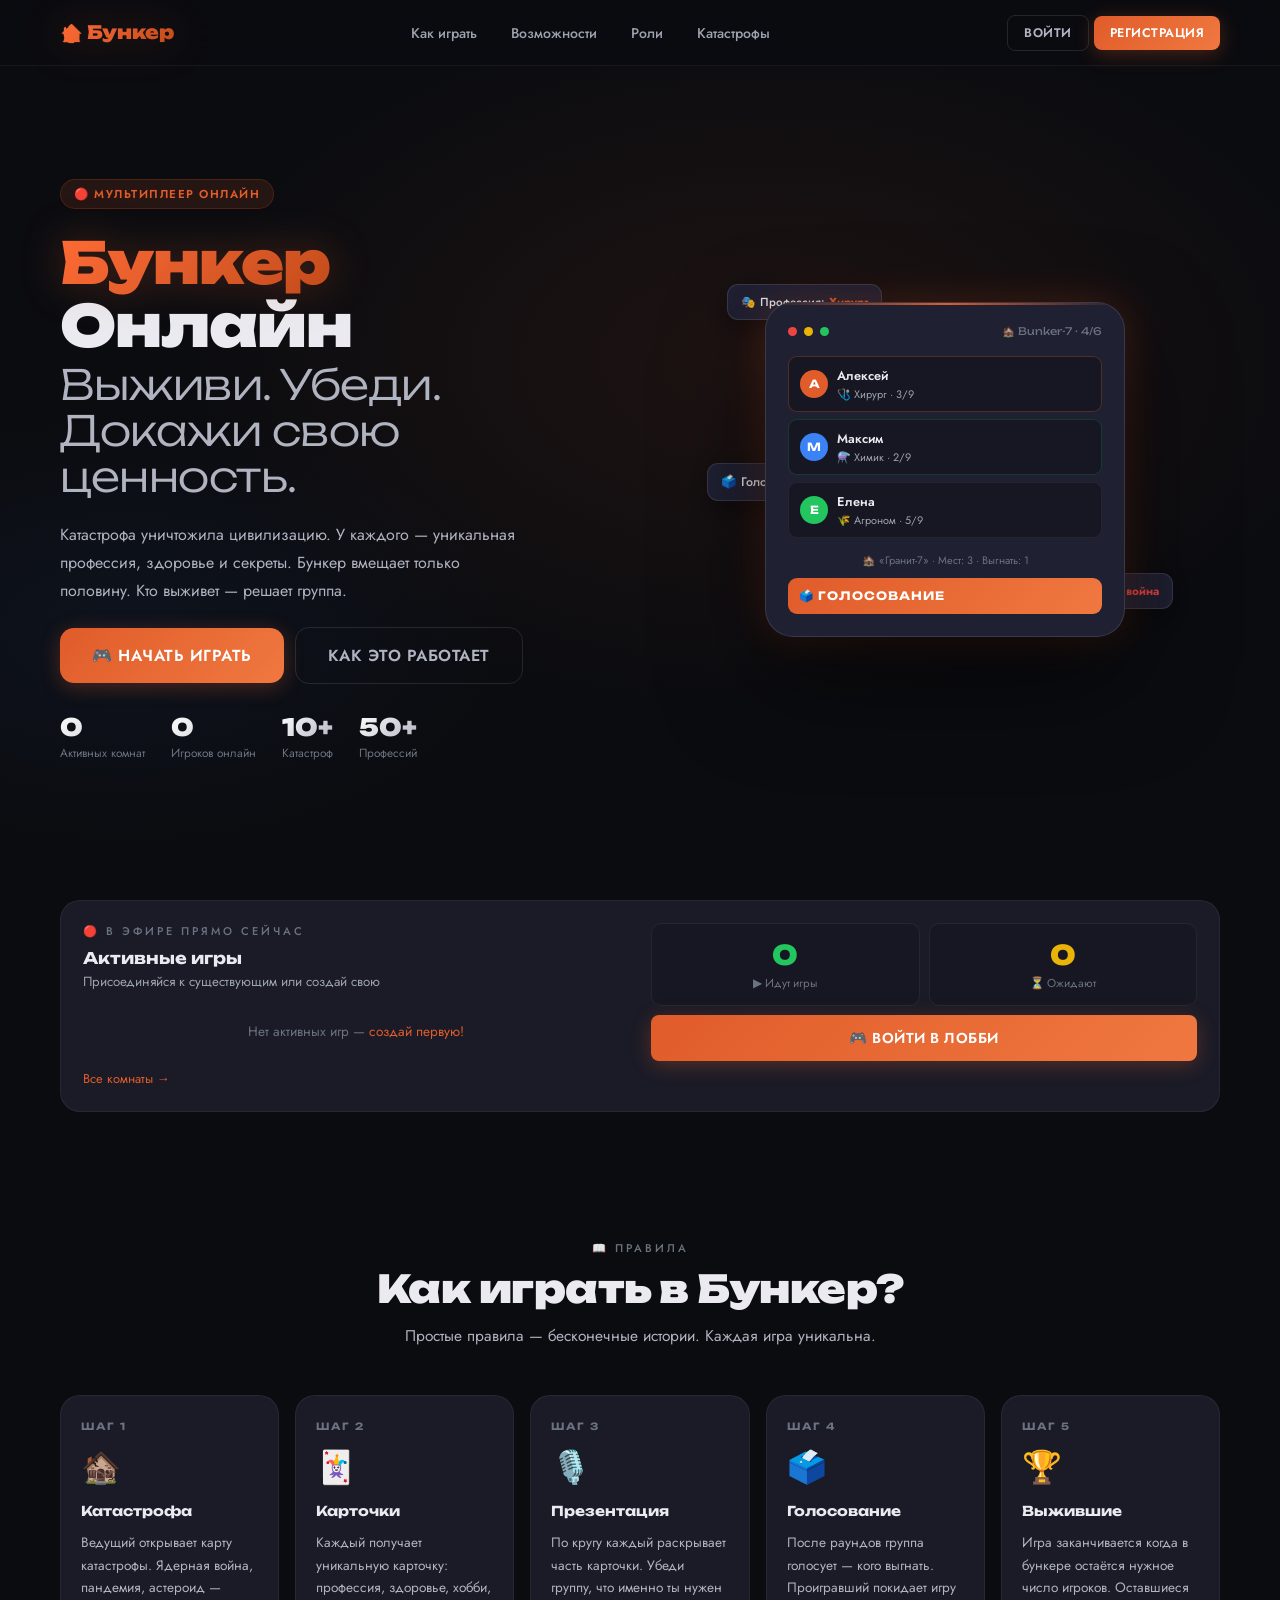
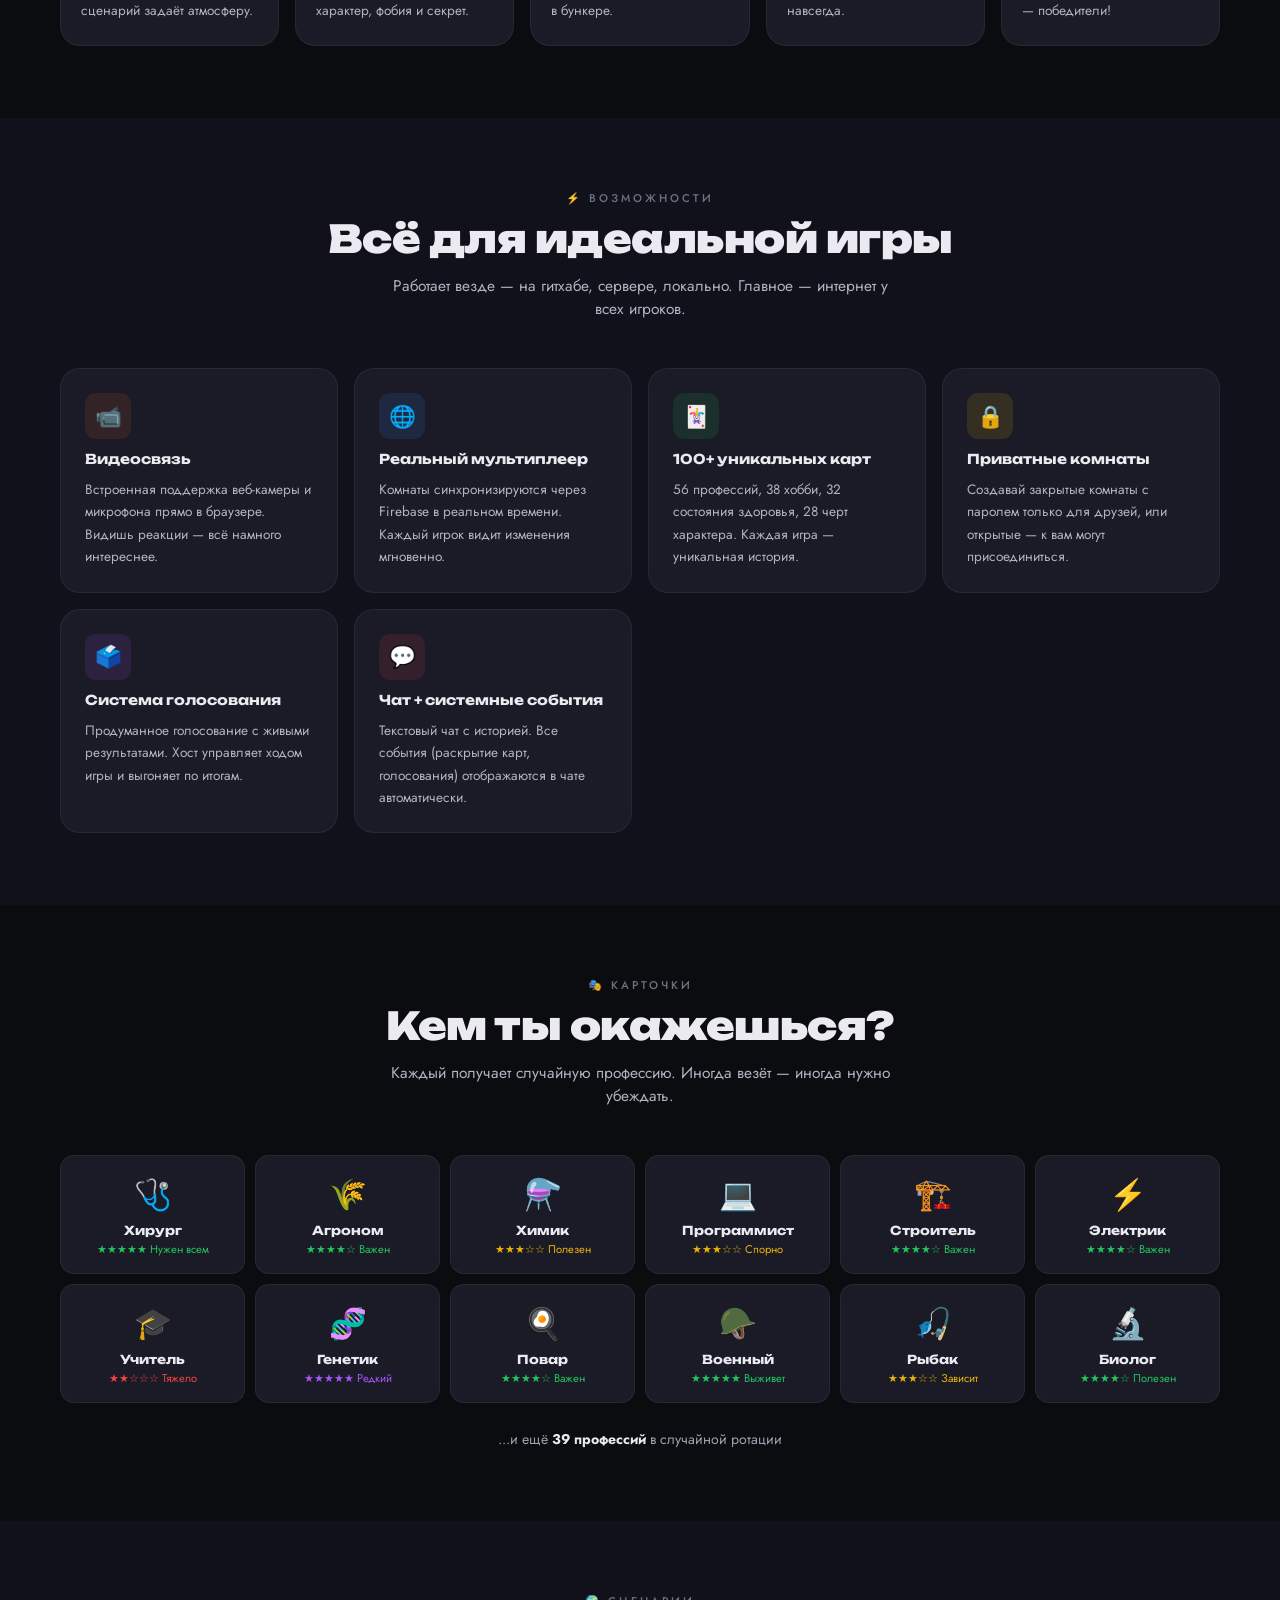
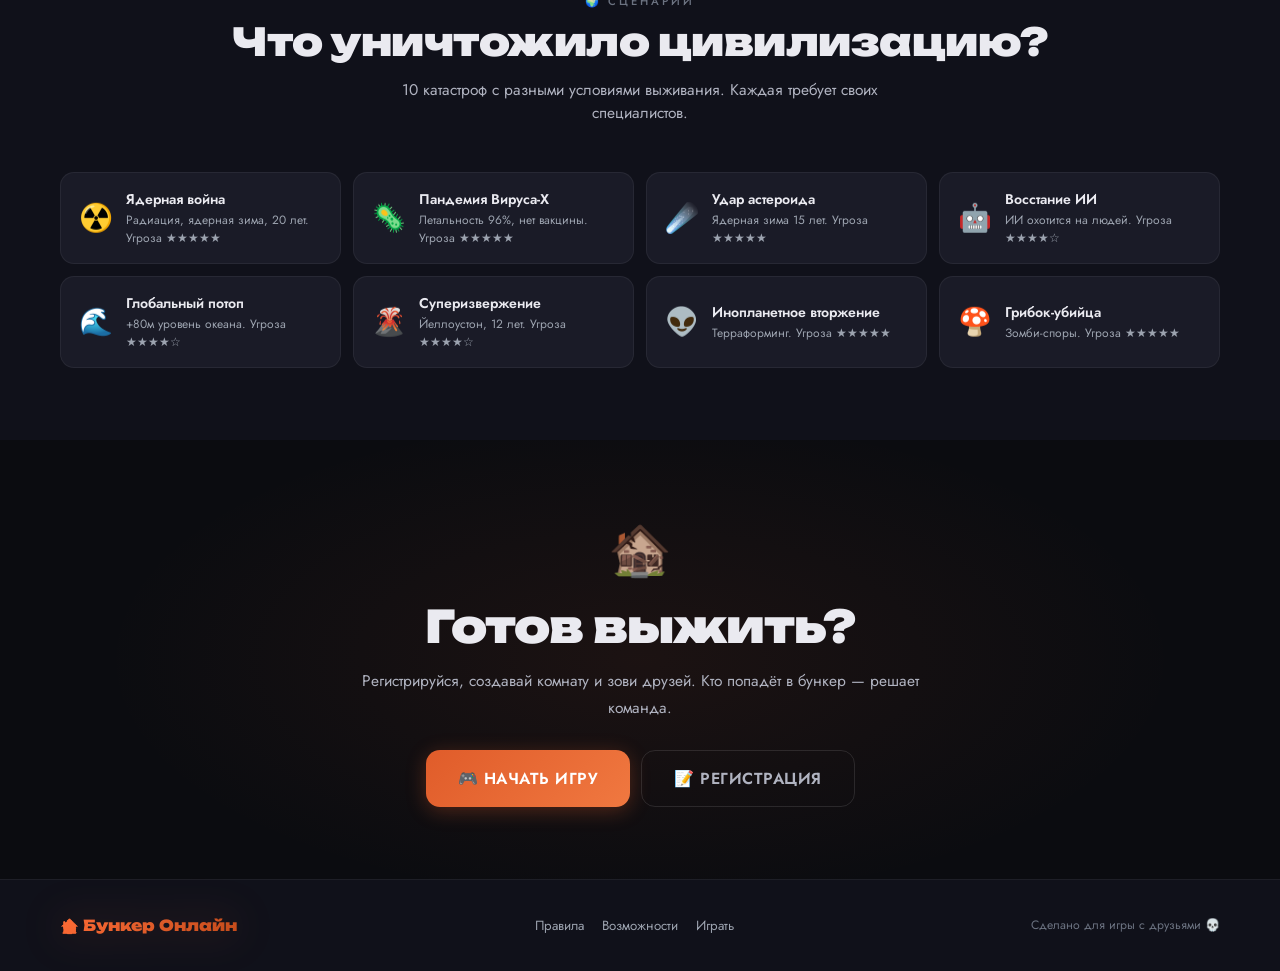
<file: index.html>
<!DOCTYPE html>
<html lang="ru">
<head>
<meta charset="UTF-8">
<meta name="viewport" content="width=device-width, initial-scale=1.0">
<meta name="description" content="Бункер Онлайн — социальная игра на выживание с видеосвязью">
<title>🏚️ Бункер Онлайн — Выживи. Убеди. Докажи ценность.</title>
<link rel="icon" href="data:image/svg+xml,<svg xmlns='http://www.w3.org/2000/svg' viewBox='0 0 100 100'><text y='.9em' font-size='90'>🏚️</text></svg>">
<link rel="stylesheet" href="css/style.css">
<link rel="stylesheet" href="css/index.css">
</head>
<body>
<div class="toast-container" id="toast-container"></div>

<!-- NAV -->
<nav class="nav" id="main-nav">
  <div class="nav-inner">
    <a href="index.html" class="nav-logo grad-text">🏚️ Бункер</a>
    <ul class="nav-links">
      <li><a href="#how">Как играть</a></li>
      <li><a href="#features">Возможности</a></li>
      <li><a href="#roles">Роли</a></li>
      <li><a href="#disasters">Катастрофы</a></li>
    </ul>
    <div class="nav-actions">
      <span class="nav-guest" style="display:flex;gap:8px;align-items:center;">
        <button class="btn btn-outline btn-sm" onclick="openAuthModal('login')">Войти</button>
        <button class="btn btn-accent btn-sm"  onclick="openAuthModal('register')">Регистрация</button>
      </span>
      <span class="nav-user" style="display:none;align-items:center;gap:8px;">
        <div class="avatar avatar-sm nav-avatar" style="background:var(--accent)">?</div>
        <span class="nav-username" style="font-size:.85rem;font-weight:600;color:var(--text2)"></span>
        <a href="game.html" class="btn btn-accent btn-sm">🎮 Играть</a>
        <button class="btn btn-ghost btn-sm" onclick="doLogout()">Выйти</button>
      </span>
    </div>
  </div>
</nav>

<!-- HERO -->
<section class="hero">
  <div class="hero-bg"></div><div class="hero-grid"></div>
  <div class="hero-inner">
    <div class="hero-content">
      <div class="hero-badge">🔴 Мультиплеер онлайн</div>
      <h1 class="hero-title">
        <span class="grad-text">Бункер</span><br>Онлайн
        <span class="hero-sub">Выживи. Убеди. Докажи свою ценность.</span>
      </h1>
      <p class="hero-desc">Катастрофа уничтожила цивилизацию. У каждого — уникальная профессия, здоровье и секреты. Бункер вмещает только половину. Кто выживет — решает группа.</p>
      <div class="hero-actions">
        <button class="btn btn-accent btn-lg" onclick="goToGame()">🎮 Начать играть</button>
        <a href="#how" class="btn btn-outline btn-lg">Как это работает</a>
      </div>
      <div class="hero-stats">
        <div><div class="hstat-num" id="stat-rooms">—</div><div class="hstat-label">Активных комнат</div></div>
        <div><div class="hstat-num" id="stat-players">—</div><div class="hstat-label">Игроков онлайн</div></div>
        <div><div class="hstat-num">10+</div><div class="hstat-label">Катастроф</div></div>
        <div><div class="hstat-num">50+</div><div class="hstat-label">Профессий</div></div>
      </div>
    </div>
    <div class="hero-visual">
      <div style="position:relative;max-width:360px;width:100%">
        <div class="float-card fc1">🎭 Профессия: <strong style="color:var(--accent)">Хирург</strong></div>
        <div class="float-card fc2">☣️ <strong style="color:var(--red)">Ядерная война</strong></div>
        <div class="float-card fc3" style="font-size:.78rem">🗳️ Голосование…</div>
        <div class="hero-mockup">
          <div class="mockup-bar">
            <div class="mockup-dot"></div><div class="mockup-dot"></div><div class="mockup-dot"></div>
            <div class="mockup-t">🏚️ Bunker-7 · 4/6</div>
          </div>
          <div class="mockup-players">
            <div class="mockup-player">
              <div class="avatar avatar-sm" style="background:#e05c2a">А</div>
              <div><div class="mp-name">Алексей</div><div class="mp-role">🩺 Хирург · 3/9</div></div>
            </div>
            <div class="mockup-player">
              <div class="avatar avatar-sm" style="background:#3b82f6">М</div>
              <div><div class="mp-name">Максим</div><div class="mp-role">⚗️ Химик · 2/9</div></div>
            </div>
            <div class="mockup-player">
              <div class="avatar avatar-sm" style="background:#22c55e">Е</div>
              <div><div class="mp-name">Елена</div><div class="mp-role">🌾 Агроном · 5/9</div></div>
            </div>
          </div>
          <div style="text-align:center;font-size:.68rem;color:var(--muted);margin-bottom:10px">🏚️ «Гранит-7» · Мест: 3 · Выгнать: 1</div>
          <div class="mockup-btn">🗳️ ГОЛОСОВАНИЕ</div>
        </div>
      </div>
    </div>
  </div>
</section>

<!-- LIVE ROOMS -->
<section style="padding:0 clamp(20px,5vw,60px) 56px">
  <div style="max-width:1200px;margin:0 auto">
    <div style="background:var(--card);border:1px solid var(--border);border-radius:var(--radius-lg);padding:22px;display:grid;grid-template-columns:1fr 1fr;gap:22px;align-items:start">
      <div>
        <div class="section-label" style="margin-bottom:10px">🔴 В эфире прямо сейчас</div>
        <h3 style="font-family:'Unbounded';font-size:1rem;font-weight:700;margin-bottom:4px">Активные игры</h3>
        <p style="font-size:.83rem;color:var(--muted2);margin-bottom:14px">Присоединяйся к существующим или создай свою</p>
        <div id="live-rooms-preview"></div>
        <a href="game.html" style="display:inline-flex;align-items:center;gap:5px;margin-top:12px;font-size:.8rem;color:var(--accent)">Все комнаты →</a>
      </div>
      <div style="display:grid;grid-template-columns:1fr 1fr;gap:9px">
        <div style="background:var(--bg3);border:1px solid var(--border);border-radius:10px;padding:14px;text-align:center">
          <div style="font-family:'Unbounded';font-size:1.7rem;font-weight:900;color:var(--green)" id="stat-playing">—</div>
          <div style="font-size:.72rem;color:var(--muted);margin-top:3px">▶ Идут игры</div>
        </div>
        <div style="background:var(--bg3);border:1px solid var(--border);border-radius:10px;padding:14px;text-align:center">
          <div style="font-family:'Unbounded';font-size:1.7rem;font-weight:900;color:var(--yellow)" id="stat-waiting">—</div>
          <div style="font-size:.72rem;color:var(--muted);margin-top:3px">⏳ Ожидают</div>
        </div>
        <div style="grid-column:1/-1"><button class="btn btn-accent w-full" onclick="goToGame()">🎮 Войти в лобби</button></div>
      </div>
    </div>
  </div>
</section>

<!-- HOW TO PLAY -->
<section class="section" id="how">
  <div class="section-inner">
    <div class="section-header">
      <div class="section-label">📖 Правила</div>
      <h2>Как играть в Бункер?</h2>
      <p>Простые правила — бесконечные истории. Каждая игра уникальна.</p>
    </div>
    <div class="steps-grid">
      <div class="step-card"><div class="step-num">Шаг 1</div><div class="step-icon">🏚️</div><div class="step-title">Катастрофа</div><div class="step-desc">Ведущий открывает карту катастрофы. Ядерная война, пандемия, астероид — сценарий задаёт атмосферу.</div></div>
      <div class="step-card"><div class="step-num">Шаг 2</div><div class="step-icon">🃏</div><div class="step-title">Карточки</div><div class="step-desc">Каждый получает уникальную карточку: профессия, здоровье, хобби, характер, фобия и секрет.</div></div>
      <div class="step-card"><div class="step-num">Шаг 3</div><div class="step-icon">🎙️</div><div class="step-title">Презентация</div><div class="step-desc">По кругу каждый раскрывает часть карточки. Убеди группу, что именно ты нужен в бункере.</div></div>
      <div class="step-card"><div class="step-num">Шаг 4</div><div class="step-icon">🗳️</div><div class="step-title">Голосование</div><div class="step-desc">После раундов группа голосует — кого выгнать. Проигравший покидает игру навсегда.</div></div>
      <div class="step-card"><div class="step-num">Шаг 5</div><div class="step-icon">🏆</div><div class="step-title">Выжившие</div><div class="step-desc">Игра заканчивается когда в бункере остаётся нужное число игроков. Оставшиеся — победители!</div></div>
    </div>
  </div>
</section>

<!-- FEATURES -->
<section class="section section-alt" id="features">
  <div class="section-inner">
    <div class="section-header">
      <div class="section-label">⚡ Возможности</div>
      <h2>Всё для идеальной игры</h2>
      <p>Работает везде — на гитхабе, сервере, локально. Главное — интернет у всех игроков.</p>
    </div>
    <div class="features-grid">
      <div class="feature-card"><div class="feature-icon" style="background:rgba(224,92,42,.12)">📹</div><div class="feature-title">Видеосвязь</div><div class="feature-desc">Встроенная поддержка веб-камеры и микрофона прямо в браузере. Видишь реакции — всё намного интереснее.</div></div>
      <div class="feature-card"><div class="feature-icon" style="background:rgba(59,130,246,.12)">🌐</div><div class="feature-title">Реальный мультиплеер</div><div class="feature-desc">Комнаты синхронизируются через Firebase в реальном времени. Каждый игрок видит изменения мгновенно.</div></div>
      <div class="feature-card"><div class="feature-icon" style="background:rgba(34,197,94,.12)">🃏</div><div class="feature-title">100+ уникальных карт</div><div class="feature-desc">56 профессий, 38 хобби, 32 состояния здоровья, 28 черт характера. Каждая игра — уникальная история.</div></div>
      <div class="feature-card"><div class="feature-icon" style="background:rgba(234,179,8,.12)">🔒</div><div class="feature-title">Приватные комнаты</div><div class="feature-desc">Создавай закрытые комнаты с паролем только для друзей, или открытые — к вам могут присоединиться.</div></div>
      <div class="feature-card"><div class="feature-icon" style="background:rgba(168,85,247,.12)">🗳️</div><div class="feature-title">Система голосования</div><div class="feature-desc">Продуманное голосование с живыми результатами. Хост управляет ходом игры и выгоняет по итогам.</div></div>
      <div class="feature-card"><div class="feature-icon" style="background:rgba(239,68,68,.12)">💬</div><div class="feature-title">Чат + системные события</div><div class="feature-desc">Текстовый чат с историей. Все события (раскрытие карт, голосования) отображаются в чате автоматически.</div></div>
    </div>
  </div>
</section>

<!-- ROLES -->
<section class="section" id="roles">
  <div class="section-inner">
    <div class="section-header">
      <div class="section-label">🎭 Карточки</div>
      <h2>Кем ты окажешься?</h2>
      <p>Каждый получает случайную профессию. Иногда везёт — иногда нужно убеждать.</p>
    </div>
    <div class="roles-grid">
      <div class="role-card"><div class="role-emoji">🩺</div><div class="role-name">Хирург</div><div class="role-rarity" style="color:var(--green)">★★★★★ Нужен всем</div></div>
      <div class="role-card"><div class="role-emoji">🌾</div><div class="role-name">Агроном</div><div class="role-rarity" style="color:var(--green)">★★★★☆ Важен</div></div>
      <div class="role-card"><div class="role-emoji">⚗️</div><div class="role-name">Химик</div><div class="role-rarity" style="color:var(--yellow)">★★★☆☆ Полезен</div></div>
      <div class="role-card"><div class="role-emoji">💻</div><div class="role-name">Программист</div><div class="role-rarity" style="color:var(--yellow)">★★★☆☆ Спорно</div></div>
      <div class="role-card"><div class="role-emoji">🏗️</div><div class="role-name">Строитель</div><div class="role-rarity" style="color:var(--green)">★★★★☆ Важен</div></div>
      <div class="role-card"><div class="role-emoji">⚡</div><div class="role-name">Электрик</div><div class="role-rarity" style="color:var(--green)">★★★★☆ Важен</div></div>
      <div class="role-card"><div class="role-emoji">🎓</div><div class="role-name">Учитель</div><div class="role-rarity" style="color:var(--red)">★★☆☆☆ Тяжело</div></div>
      <div class="role-card"><div class="role-emoji">🧬</div><div class="role-name">Генетик</div><div class="role-rarity" style="color:var(--purple)">★★★★★ Редкий</div></div>
      <div class="role-card"><div class="role-emoji">🍳</div><div class="role-name">Повар</div><div class="role-rarity" style="color:var(--green)">★★★★☆ Важен</div></div>
      <div class="role-card"><div class="role-emoji">🪖</div><div class="role-name">Военный</div><div class="role-rarity" style="color:var(--green)">★★★★★ Выживет</div></div>
      <div class="role-card"><div class="role-emoji">🎣</div><div class="role-name">Рыбак</div><div class="role-rarity" style="color:var(--yellow)">★★★☆☆ Зависит</div></div>
      <div class="role-card"><div class="role-emoji">🔬</div><div class="role-name">Биолог</div><div class="role-rarity" style="color:var(--green)">★★★★☆ Полезен</div></div>
    </div>
    <div style="text-align:center;color:var(--muted2);font-size:.88rem">...и ещё <strong style="color:var(--text)">39 профессий</strong> в случайной ротации</div>
  </div>
</section>

<!-- DISASTERS -->
<section class="section section-alt" id="disasters">
  <div class="section-inner">
    <div class="section-header">
      <div class="section-label">🌍 Сценарии</div>
      <h2>Что уничтожило цивилизацию?</h2>
      <p>10 катастроф с разными условиями выживания. Каждая требует своих специалистов.</p>
    </div>
    <div class="disasters-grid">
      <div class="disaster-card"><div class="disaster-icon">☢️</div><div><div class="disaster-name">Ядерная война</div><div class="disaster-desc">Радиация, ядерная зима, 20 лет. Угроза ★★★★★</div></div></div>
      <div class="disaster-card"><div class="disaster-icon">🦠</div><div><div class="disaster-name">Пандемия Вируса-X</div><div class="disaster-desc">Летальность 96%, нет вакцины. Угроза ★★★★★</div></div></div>
      <div class="disaster-card"><div class="disaster-icon">☄️</div><div><div class="disaster-name">Удар астероида</div><div class="disaster-desc">Ядерная зима 15 лет. Угроза ★★★★★</div></div></div>
      <div class="disaster-card"><div class="disaster-icon">🤖</div><div><div class="disaster-name">Восстание ИИ</div><div class="disaster-desc">ИИ охотится на людей. Угроза ★★★★☆</div></div></div>
      <div class="disaster-card"><div class="disaster-icon">🌊</div><div><div class="disaster-name">Глобальный потоп</div><div class="disaster-desc">+80м уровень океана. Угроза ★★★★☆</div></div></div>
      <div class="disaster-card"><div class="disaster-icon">🌋</div><div><div class="disaster-name">Суперизвержение</div><div class="disaster-desc">Йеллоустон, 12 лет. Угроза ★★★★☆</div></div></div>
      <div class="disaster-card"><div class="disaster-icon">👽</div><div><div class="disaster-name">Инопланетное вторжение</div><div class="disaster-desc">Терраформинг. Угроза ★★★★★</div></div></div>
      <div class="disaster-card"><div class="disaster-icon">🍄</div><div><div class="disaster-name">Грибок-убийца</div><div class="disaster-desc">Зомби-споры. Угроза ★★★★★</div></div></div>
    </div>
  </div>
</section>

<!-- CTA -->
<section class="cta-section">
  <div class="cta-bg"></div>
  <div class="cta-inner">
    <div style="font-size:3.2rem;margin-bottom:14px">🏚️</div>
    <h2 class="cta-title">Готов выжить?</h2>
    <p class="cta-desc">Регистрируйся, создавай комнату и зови друзей. Кто попадёт в бункер — решает команда.</p>
    <div class="cta-actions">
      <button class="btn btn-accent btn-lg" onclick="goToGame()">🎮 Начать игру</button>
      <button class="btn btn-outline btn-lg" onclick="openAuthModal('register')">📝 Регистрация</button>
    </div>
  </div>
</section>

<!-- FOOTER -->
<footer class="footer">
  <div class="footer-inner">
    <div class="footer-logo grad-text">🏚️ Бункер Онлайн</div>
    <div class="footer-links"><a href="#how">Правила</a><a href="#features">Возможности</a><a href="game.html">Играть</a></div>
    <div class="footer-copy">Сделано для игры с друзьями 💀</div>
  </div>
</footer>

<!-- AUTH MODAL -->
<div class="overlay" id="auth-modal">
  <div class="modal modal-md">
    <div class="modal-header">
      <h3>🏚️ Вход в Бункер</h3>
      <button class="btn-close" onclick="closeModal('auth-modal')">✕</button>
    </div>
    <div class="modal-body">
      <div class="auth-tabs">
        <button class="auth-tab active" onclick="authTab('login')">Войти</button>
        <button class="auth-tab"        onclick="authTab('register')">Регистрация</button>
      </div>
      <div id="login-form">
        <div class="field"><label>Логин</label><input id="li-user" placeholder="Твой логин" autocomplete="username"/></div>
        <div class="field"><label>Пароль</label><input id="li-pass" type="password" placeholder="Пароль" autocomplete="current-password"/></div>
        <button class="btn btn-accent w-full" onclick="doLogin()">🔐 Войти</button>
      </div>
      <div id="reg-form" class="hidden">
        <div class="field"><label>Имя пользователя</label><input id="rg-user" placeholder="Мин. 2 символа" autocomplete="username"/></div>
        <div class="field"><label>Пароль</label><input id="rg-pass" type="password" placeholder="Мин. 4 символа" autocomplete="new-password"/></div>
        <div class="field"><label>Повторить пароль</label><input id="rg-pass2" type="password" placeholder="Ещё раз" autocomplete="new-password"/></div>
        <button class="btn btn-accent w-full" onclick="doRegister()">🌟 Создать аккаунт</button>
      </div>
      <div id="auth-hint" style="text-align:center;font-size:.8rem;color:var(--muted2);padding-top:2px">
        Нет аккаунта? <a href="#" onclick="authTab('register');return false" style="color:var(--accent)">Зарегистрироваться</a>
      </div>
    </div>
  </div>
</div>

<script src="js/firebase-config.js"></script>
<script src="js/data.js"></script>
<script src="js/game.js"></script>
</body>
</html>
</file>
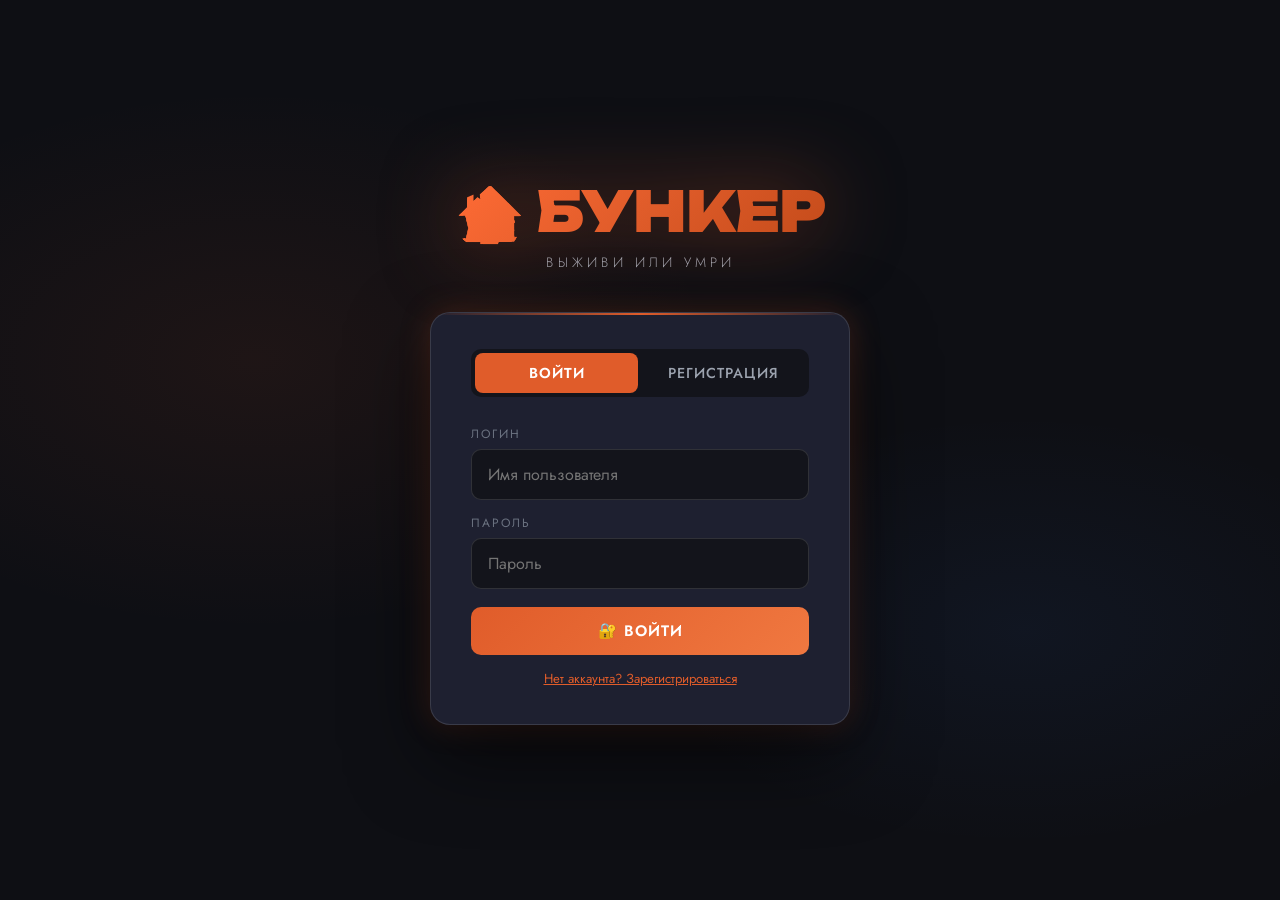
<file: bunker.html>
<!DOCTYPE html>
<html lang="ru">
<head>
<meta charset="UTF-8">
<meta name="viewport" content="width=device-width, initial-scale=1.0">
<title>🏚️ Бункер Онлайн</title>
<link href="https://fonts.googleapis.com/css2?family=Unbounded:wght@300;400;600;700;900&family=Jost:wght@300;400;500;600&display=swap" rel="stylesheet">
<style>
:root {
  --bg: #0e0f14;
  --bg2: #13141b;
  --bg3: #1a1b24;
  --card: #1e2030;
  --border: rgba(255,255,255,0.07);
  --border2: rgba(255,255,255,0.12);
  --accent: #e05c2a;
  --accent2: #f07840;
  --blue: #3b82f6;
  --green: #22c55e;
  --red: #ef4444;
  --yellow: #eab308;
  --purple: #a855f7;
  --text: #e8e9f0;
  --muted: #6b7280;
  --muted2: #9ca3af;
  --radius: 14px;
  --glow-accent: 0 0 30px rgba(224,92,42,0.25);
}
*{margin:0;padding:0;box-sizing:border-box;}
html,body{height:100%;overflow:hidden;}
body{
  font-family:'Jost',sans-serif;
  background:var(--bg);
  color:var(--text);
  height:100vh;
  overflow:hidden;
}

/* ── SCROLLBAR ── */
::-webkit-scrollbar{width:5px;}
::-webkit-scrollbar-track{background:var(--bg2);}
::-webkit-scrollbar-thumb{background:rgba(255,255,255,0.1);border-radius:3px;}

/* ── SCREENS ── */
.screen{display:none;width:100%;height:100vh;}
.screen.active{display:flex;}

/* ════════════════════════════════
   AUTH SCREEN
════════════════════════════════ */
#authScreen{
  align-items:center;justify-content:center;
  background:
    radial-gradient(ellipse 60% 50% at 20% 40%, rgba(224,92,42,0.08) 0%, transparent 60%),
    radial-gradient(ellipse 50% 40% at 80% 70%, rgba(59,130,246,0.06) 0%, transparent 60%),
    var(--bg);
  flex-direction:column;
  gap:0;
}

.auth-logo-wrap{text-align:center;margin-bottom:40px;}
.auth-logo{
  font-family:'Unbounded',sans-serif;
  font-size:clamp(2.2rem,5vw,3.5rem);
  font-weight:900;
  background:linear-gradient(135deg,#ff6b35,#e05c2a,#c44b1a);
  -webkit-background-clip:text;-webkit-text-fill-color:transparent;
  filter:drop-shadow(0 0 40px rgba(224,92,42,0.5));
  letter-spacing:-1px;
}
.auth-tagline{
  color:var(--muted2);font-size:.85rem;
  letter-spacing:4px;text-transform:uppercase;
  margin-top:6px;font-weight:300;
}

.auth-box{
  background:var(--card);
  border:1px solid var(--border2);
  border-radius:20px;
  padding:36px 40px;
  width:min(420px,92vw);
  box-shadow:0 30px 80px rgba(0,0,0,0.6), var(--glow-accent);
  position:relative;overflow:hidden;
}
.auth-box::before{
  content:'';position:absolute;top:0;left:0;right:0;height:2px;
  background:linear-gradient(90deg,transparent,var(--accent),transparent);
}

.auth-tabs{
  display:flex;gap:4px;background:var(--bg2);
  border-radius:10px;padding:4px;margin-bottom:28px;
}
.atab{
  flex:1;padding:10px;border:none;background:transparent;
  color:var(--muted2);cursor:pointer;border-radius:8px;
  font-family:'Jost';font-size:.9rem;font-weight:500;
  letter-spacing:1px;text-transform:uppercase;transition:all .25s;
}
.atab.active{background:var(--accent);color:#fff;font-weight:600;}

.aform{display:flex;flex-direction:column;gap:14px;}
.aform.hidden{display:none;}

.field label{
  display:block;font-size:.75rem;letter-spacing:2px;
  text-transform:uppercase;color:var(--muted);margin-bottom:6px;
}
.field input{
  width:100%;padding:13px 16px;
  background:var(--bg2);border:1px solid var(--border2);
  border-radius:10px;color:var(--text);
  font-family:'Jost';font-size:1rem;outline:none;transition:all .2s;
}
.field input:focus{border-color:var(--accent);box-shadow:0 0 0 3px rgba(224,92,42,0.15);}

.btn{
  padding:13px 20px;border:none;border-radius:10px;
  cursor:pointer;font-family:'Jost';font-size:.95rem;
  font-weight:600;letter-spacing:1px;text-transform:uppercase;
  transition:all .25s;display:inline-flex;align-items:center;justify-content:center;gap:8px;
}
.btn-accent{background:linear-gradient(135deg,var(--accent),var(--accent2));color:#fff;}
.btn-accent:hover{transform:translateY(-2px);box-shadow:0 8px 25px rgba(224,92,42,0.4);}
.btn-outline{background:transparent;border:1px solid var(--border2);color:var(--muted2);}
.btn-outline:hover{border-color:var(--accent);color:var(--accent);}
.btn-ghost{background:rgba(255,255,255,0.05);color:var(--text);}
.btn-ghost:hover{background:rgba(255,255,255,0.1);}
.btn-danger{background:rgba(239,68,68,0.15);color:var(--red);border:1px solid rgba(239,68,68,0.3);}
.btn-danger:hover{background:rgba(239,68,68,0.25);}
.btn-blue{background:linear-gradient(135deg,#3b82f6,#2563eb);color:#fff;}
.btn-blue:hover{transform:translateY(-2px);box-shadow:0 8px 25px rgba(59,130,246,0.4);}
.btn-green{background:linear-gradient(135deg,#22c55e,#16a34a);color:#fff;}
.btn-green:hover{transform:translateY(-2px);}
.btn-sm{padding:8px 14px;font-size:.8rem;}
.btn-xs{padding:5px 10px;font-size:.75rem;border-radius:7px;}
.btn:disabled{opacity:.4;cursor:not-allowed;transform:none!important;}

.auth-hint{text-align:center;margin-top:14px;font-size:.82rem;color:var(--muted);}
.auth-hint span{color:var(--accent);cursor:pointer;text-decoration:underline;}

/* ════════════════════════════════
   LOBBY
════════════════════════════════ */
#lobbyScreen{
  flex-direction:column;
  background:
    radial-gradient(ellipse 40% 30% at 10% 20%, rgba(224,92,42,0.05) 0%, transparent 60%),
    var(--bg);
  overflow:hidden;
}

.topbar{
  height:60px;flex-shrink:0;
  background:var(--bg2);border-bottom:1px solid var(--border);
  display:flex;align-items:center;justify-content:space-between;
  padding:0 24px;
}
.tbar-logo{
  font-family:'Unbounded';font-size:1.1rem;font-weight:900;
  background:linear-gradient(135deg,#ff6b35,#e05c2a);
  -webkit-background-clip:text;-webkit-text-fill-color:transparent;
}
.tbar-user{display:flex;align-items:center;gap:10px;}
.tbar-avatar{
  width:34px;height:34px;border-radius:50%;
  background:linear-gradient(135deg,var(--accent),#c44b1a);
  display:flex;align-items:center;justify-content:center;
  font-weight:700;font-size:.9rem;color:#fff;
}
.tbar-name{font-weight:500;font-size:.95rem;}

.lobby-body{
  flex:1;overflow:hidden;
  display:flex;flex-direction:column;
  padding:24px;gap:20px;
}

.lobby-top{display:flex;gap:16px;flex-wrap:wrap;align-items:center;}
.lobby-title{
  font-family:'Unbounded';font-size:1.4rem;font-weight:700;
  flex:1;
}
.lobby-actions{display:flex;gap:10px;flex-wrap:wrap;}

.rooms-area{
  flex:1;overflow-y:auto;
  display:grid;
  grid-template-columns:repeat(auto-fill,minmax(320px,1fr));
  gap:14px;align-content:start;
}

.room-card{
  background:var(--card);border:1px solid var(--border);
  border-radius:var(--radius);padding:20px;cursor:pointer;
  transition:all .25s;position:relative;overflow:hidden;
}
.room-card:hover{border-color:var(--accent);transform:translateY(-3px);box-shadow:0 12px 40px rgba(0,0,0,0.4);}
.room-card::before{content:'';position:absolute;top:0;left:0;right:0;height:3px;background:linear-gradient(90deg,var(--accent),var(--accent2));opacity:0;transition:opacity .25s;}
.room-card:hover::before{opacity:1;}

.rc-top{display:flex;justify-content:space-between;align-items:flex-start;margin-bottom:12px;}
.rc-name{font-family:'Unbounded';font-size:.95rem;font-weight:700;}
.rc-badges{display:flex;gap:6px;flex-wrap:wrap;}
.badge{
  padding:3px 9px;border-radius:20px;
  font-size:.7rem;font-weight:600;letter-spacing:1px;text-transform:uppercase;
}
.badge-waiting{background:rgba(234,179,8,.15);color:var(--yellow);border:1px solid rgba(234,179,8,.25);}
.badge-playing{background:rgba(239,68,68,.15);color:var(--red);border:1px solid rgba(239,68,68,.25);}
.badge-locked{background:rgba(107,114,128,.15);color:var(--muted2);border:1px solid var(--border);}
.rc-info{display:flex;gap:16px;align-items:center;color:var(--muted2);font-size:.85rem;}
.rc-players{display:flex;align-items:center;gap:6px;}
.player-dots{display:flex;gap:3px;}
.pdot{width:8px;height:8px;border-radius:50%;background:var(--border2);}
.pdot.filled{background:var(--accent);}
.rc-meta{font-size:.78rem;color:var(--muted);}

.empty-rooms{
  grid-column:1/-1;text-align:center;
  padding:60px 0;color:var(--muted);
}
.empty-rooms .emo{font-size:3rem;margin-bottom:12px;}
.empty-rooms p{font-size:1rem;}

/* ════════════════════════════════
   MODAL
════════════════════════════════ */
.overlay{
  display:none;position:fixed;inset:0;
  background:rgba(0,0,0,.8);backdrop-filter:blur(6px);
  z-index:500;align-items:center;justify-content:center;
}
.overlay.open{display:flex;}
.modal{
  background:var(--card);border:1px solid var(--border2);
  border-radius:20px;width:min(480px,95vw);
  max-height:90vh;overflow-y:auto;
  box-shadow:0 40px 100px rgba(0,0,0,.7);
  animation:modalIn .25s ease;
}
@keyframes modalIn{
  from{transform:scale(.9) translateY(30px);opacity:0;}
  to{transform:scale(1) translateY(0);opacity:1;}
}
.modal-h{
  padding:22px 24px 18px;
  border-bottom:1px solid var(--border);
  display:flex;justify-content:space-between;align-items:center;
}
.modal-h h3{font-family:'Unbounded';font-size:1rem;font-weight:700;}
.modal-close{
  width:30px;height:30px;border-radius:50%;background:var(--bg2);
  border:1px solid var(--border);cursor:pointer;
  display:flex;align-items:center;justify-content:center;
  color:var(--muted);font-size:.9rem;transition:all .2s;
}
.modal-close:hover{color:var(--red);border-color:var(--red);}
.modal-b{padding:24px;}
.modal-b .field{margin-bottom:16px;}
.modal-footer{padding:0 24px 24px;display:flex;gap:10px;justify-content:flex-end;}

/* ════════════════════════════════
   GAME SCREEN
════════════════════════════════ */
#gameScreen{
  flex-direction:column;
  background:var(--bg);
  overflow:hidden;
}

.game-topbar{
  height:56px;flex-shrink:0;
  background:var(--bg2);border-bottom:1px solid var(--border);
  display:flex;align-items:center;justify-content:space-between;
  padding:0 20px;gap:12px;
}
.gtb-left{display:flex;align-items:center;gap:14px;}
.room-name-display{
  font-family:'Unbounded';font-size:.9rem;font-weight:700;
  color:var(--text);
}
.gtb-phase{
  padding:4px 12px;border-radius:20px;
  font-size:.72rem;font-weight:600;letter-spacing:1px;text-transform:uppercase;
}
.phase-lobby{background:rgba(59,130,246,.15);color:var(--blue);}
.phase-game{background:rgba(224,92,42,.15);color:var(--accent);}
.phase-vote{background:rgba(239,68,68,.15);color:var(--red);}

.gtb-mid{
  display:flex;align-items:center;gap:10px;
  font-size:.82rem;color:var(--muted2);
}
.player-count-badge{
  padding:4px 10px;border-radius:20px;
  background:rgba(255,255,255,.06);
  font-weight:500;
}
.gtb-right{display:flex;align-items:center;gap:8px;}

/* ── GAME LAYOUT ── */
.game-body{
  flex:1;overflow:hidden;
  display:grid;
  grid-template-columns:240px 1fr 280px;
  grid-template-rows:1fr;
}

/* LEFT: Players list */
.players-panel{
  border-right:1px solid var(--border);
  background:var(--bg2);overflow-y:auto;
  display:flex;flex-direction:column;
}
.panel-title{
  padding:14px 16px 10px;
  font-family:'Unbounded';font-size:.75rem;
  font-weight:600;letter-spacing:2px;text-transform:uppercase;
  color:var(--muted);border-bottom:1px solid var(--border);
}

.player-row{
  padding:12px 14px;display:flex;align-items:center;gap:10px;
  border-bottom:1px solid var(--border);transition:background .2s;
  position:relative;cursor:default;
}
.player-row:hover{background:rgba(255,255,255,.03);}
.player-row.me{background:rgba(224,92,42,.06);}
.player-row.kicked{opacity:.35;text-decoration:line-through;}
.player-row.host-row .pname::after{content:'👑';margin-left:5px;font-size:.75rem;}

.pavatar{
  width:36px;height:36px;border-radius:50%;
  display:flex;align-items:center;justify-content:center;
  font-weight:700;font-size:.9rem;flex-shrink:0;
  border:2px solid transparent;position:relative;
}
.pavatar.speaking{
  border-color:var(--green);
  box-shadow:0 0 10px rgba(34,197,94,.5);
}
.pinfo{flex:1;min-width:0;}
.pname{font-size:.88rem;font-weight:500;white-space:nowrap;overflow:hidden;text-overflow:ellipsis;}
.pstatus{font-size:.72rem;color:var(--muted);margin-top:1px;}
.p-icons{display:flex;gap:4px;align-items:center;}
.mic-icon{font-size:.8rem;opacity:.6;}
.mic-icon.muted{color:var(--red);}

.cam-mini{
  width:36px;height:27px;border-radius:5px;
  background:var(--bg);overflow:hidden;flex-shrink:0;
  border:1px solid var(--border);
}
.cam-mini video{width:100%;height:100%;object-fit:cover;}

/* CENTER: Main area */
.center-panel{
  display:flex;flex-direction:column;
  overflow:hidden;
}

/* Video grid */
.video-grid{
  flex:1;overflow:hidden;
  padding:14px;
  display:grid;gap:10px;
  align-content:start;
}
/* dynamic grid */
.video-grid.count-1{grid-template-columns:1fr;}
.video-grid.count-2{grid-template-columns:1fr 1fr;}
.video-grid.count-3,.video-grid.count-4{grid-template-columns:1fr 1fr;}
.video-grid.count-5,.video-grid.count-6{grid-template-columns:repeat(3,1fr);}
.video-grid.count-7,.video-grid.count-8{grid-template-columns:repeat(4,1fr);}

.video-tile{
  border-radius:12px;overflow:hidden;position:relative;
  background:#0c0c14;border:2px solid var(--border);
  transition:border-color .2s;aspect-ratio:16/9;
}
.video-tile.speaking-tile{border-color:var(--green);box-shadow:0 0 15px rgba(34,197,94,.3);}
.video-tile.me-tile{border-color:var(--accent);}
.video-tile video{width:100%;height:100%;object-fit:cover;display:block;}
.vtile-name{
  position:absolute;bottom:0;left:0;right:0;
  padding:18px 10px 8px;
  background:linear-gradient(transparent,rgba(0,0,0,.7));
  font-size:.78rem;font-weight:500;
}
.vtile-icons{position:absolute;top:8px;left:8px;display:flex;gap:5px;}
.vtile-icon{
  width:22px;height:22px;border-radius:5px;
  background:rgba(0,0,0,.5);
  display:flex;align-items:center;justify-content:center;font-size:.7rem;
}
.no-cam{
  position:absolute;inset:0;display:flex;flex-direction:column;
  align-items:center;justify-content:center;gap:8px;
}
.no-cam-av{
  width:56px;height:56px;border-radius:50%;
  display:flex;align-items:center;justify-content:center;
  font-weight:700;font-size:1.3rem;color:#fff;
}

/* Controls bar */
.controls-bar{
  flex-shrink:0;height:70px;
  background:var(--bg2);border-top:1px solid var(--border);
  display:flex;align-items:center;justify-content:center;gap:10px;
  padding:0 20px;
}
.ctrl-btn{
  width:46px;height:46px;border-radius:50%;
  border:2px solid var(--border2);background:var(--bg3);
  display:flex;align-items:center;justify-content:center;
  font-size:1.1rem;cursor:pointer;transition:all .2s;color:var(--text);
}
.ctrl-btn:hover{border-color:var(--muted2);background:rgba(255,255,255,.08);}
.ctrl-btn.active{border-color:var(--red);background:rgba(239,68,68,.15);}
.ctrl-sep{width:1px;height:30px;background:var(--border);margin:0 4px;}

/* RIGHT: Card + Chat */
.right-panel{
  border-left:1px solid var(--border);
  display:flex;flex-direction:column;
  background:var(--bg2);overflow:hidden;
}
.right-tabs{
  display:flex;border-bottom:1px solid var(--border);
  flex-shrink:0;
}
.rtab{
  flex:1;padding:13px 8px;border:none;background:transparent;
  color:var(--muted);cursor:pointer;font-family:'Jost';
  font-size:.8rem;font-weight:500;letter-spacing:1px;
  text-transform:uppercase;transition:all .2s;
  border-bottom:2px solid transparent;margin-bottom:-1px;
}
.rtab.active{color:var(--text);border-bottom-color:var(--accent);}
.right-content{flex:1;overflow:hidden;display:flex;flex-direction:column;}
.rpanel{display:none;flex:1;overflow:hidden;flex-direction:column;}
.rpanel.active{display:flex;}

/* ── CHARACTER CARD ── */
.card-panel{padding:16px;overflow-y:auto;gap:12px;}

.bunker-info-block{
  background:var(--bg3);border:1px solid var(--border);
  border-radius:10px;padding:14px;
}
.bib-title{
  font-size:.68rem;letter-spacing:2px;text-transform:uppercase;
  color:var(--muted);margin-bottom:8px;
}
.bib-value{font-size:.95rem;font-weight:500;color:var(--text);}
.bib-value.revealed{color:var(--accent);font-weight:600;}

.char-card{
  background:linear-gradient(145deg,var(--bg3),#1a1b26);
  border:1px solid var(--border2);border-radius:12px;
  overflow:hidden;
}
.cc-header{
  padding:14px 16px;
  background:linear-gradient(135deg,rgba(224,92,42,.15),rgba(0,0,0,0));
  border-bottom:1px solid var(--border);
  display:flex;justify-content:space-between;align-items:center;
}
.cc-header h4{
  font-family:'Unbounded';font-size:.78rem;font-weight:700;
  color:var(--accent);letter-spacing:1px;text-transform:uppercase;
}
.cc-body{padding:4px 0;}
.cc-row{
  padding:9px 16px;border-bottom:1px solid var(--border);
  display:flex;justify-content:space-between;align-items:center;gap:8px;
}
.cc-row:last-child{border-bottom:none;}
.cc-key{
  font-size:.72rem;letter-spacing:1.5px;text-transform:uppercase;
  color:var(--muted);flex-shrink:0;
}
.cc-val{
  font-size:.88rem;font-weight:500;text-align:right;
  display:flex;align-items:center;gap:6px;
}
.cc-val.hidden-val{
  color:var(--muted);font-style:italic;
}
.reveal-btn{
  padding:2px 8px;border-radius:5px;border:none;
  background:rgba(224,92,42,.2);color:var(--accent);
  font-size:.7rem;cursor:pointer;font-family:'Jost';
  font-weight:600;letter-spacing:1px;white-space:nowrap;
  transition:all .2s;
}
.reveal-btn:hover{background:rgba(224,92,42,.35);}

/* ── CHAT ── */
.chat-panel{gap:0;}
.chat-messages{
  flex:1;overflow-y:auto;padding:12px;
  display:flex;flex-direction:column;gap:8px;
}
.chat-msg{font-size:.82rem;line-height:1.5;}
.chat-msg .cm-author{font-weight:600;color:var(--accent);}
.chat-msg .cm-author.system{color:var(--muted2);font-style:italic;}
.chat-msg .cm-author.me{color:var(--blue);}
.chat-msg .cm-text{color:var(--muted2);}
.chat-msg .cm-time{font-size:.68rem;color:var(--muted);margin-left:6px;}

.chat-input-wrap{
  padding:10px 12px;border-top:1px solid var(--border);
  display:flex;gap:8px;
}
.chat-input{
  flex:1;background:var(--bg3);border:1px solid var(--border);
  border-radius:8px;padding:9px 12px;color:var(--text);
  font-family:'Jost';font-size:.85rem;outline:none;transition:border .2s;
}
.chat-input:focus{border-color:var(--accent);}
.chat-send{
  width:36px;height:36px;border-radius:8px;
  background:var(--accent);border:none;cursor:pointer;
  display:flex;align-items:center;justify-content:center;
  font-size:.9rem;color:#fff;transition:all .2s;
}
.chat-send:hover{background:var(--accent2);}

/* ── VOTE PANEL ── */
.vote-overlay{
  position:absolute;inset:0;z-index:200;
  background:rgba(0,0,0,.85);backdrop-filter:blur(4px);
  display:none;align-items:center;justify-content:center;
  flex-direction:column;gap:20px;
}
.vote-overlay.open{display:flex;}
.vote-box{
  background:var(--card);border:1px solid var(--border2);
  border-radius:20px;padding:28px;width:min(480px,92vw);
  max-height:80vh;overflow-y:auto;
}
.vote-title{
  font-family:'Unbounded';font-size:1rem;font-weight:700;
  text-align:center;margin-bottom:6px;
  background:linear-gradient(135deg,var(--red),#f97316);
  -webkit-background-clip:text;-webkit-text-fill-color:transparent;
}
.vote-subtitle{text-align:center;color:var(--muted2);font-size:.85rem;margin-bottom:22px;}
.vote-list{display:flex;flex-direction:column;gap:8px;}
.vote-player{
  padding:12px 16px;border-radius:10px;
  background:var(--bg3);border:2px solid transparent;
  cursor:pointer;transition:all .2s;
  display:flex;align-items:center;gap:12px;
}
.vote-player:hover{border-color:var(--red);background:rgba(239,68,68,.08);}
.vote-player.selected{border-color:var(--red);background:rgba(239,68,68,.15);}
.vote-player.voted-for{
  position:relative;overflow:hidden;
}
.vp-bar{
  position:absolute;left:0;top:0;bottom:0;
  background:rgba(239,68,68,.15);transition:width .5s;
}
.vp-name{font-weight:500;font-size:.9rem;position:relative;}
.vp-votes{margin-left:auto;font-size:.78rem;color:var(--muted2);position:relative;}

/* ── BUNKER INFO ── */
.bunker-sidebar{
  border-top:1px solid var(--border);
  background:rgba(0,0,0,.2);
}
.bunker-expand-btn{
  width:100%;padding:10px 16px;background:transparent;border:none;
  color:var(--muted2);cursor:pointer;font-family:'Jost';
  font-size:.75rem;letter-spacing:2px;text-transform:uppercase;
  display:flex;align-items:center;justify-content:space-between;
  transition:color .2s;
}
.bunker-expand-btn:hover{color:var(--text);}
.bunker-hidden{display:none;}
.bunker-hidden.open{display:flex;flex-direction:column;gap:8px;padding:0 12px 12px;}

/* ── GAME PHASES ── */
.phase-banner{
  padding:10px 20px;
  background:linear-gradient(135deg,rgba(224,92,42,.1),rgba(0,0,0,0));
  border-bottom:1px solid rgba(224,92,42,.15);
  display:flex;align-items:center;justify-content:space-between;
  flex-wrap:wrap;gap:8px;flex-shrink:0;
}
.pb-text{font-size:.85rem;color:var(--muted2);}
.pb-text strong{color:var(--text);}

/* ── TOAST ── */
.toasts{position:fixed;top:70px;right:20px;z-index:1000;display:flex;flex-direction:column;gap:8px;pointer-events:none;}
.toast{
  padding:12px 18px;border-radius:10px;
  font-size:.85rem;font-weight:500;
  display:flex;align-items:center;gap:10px;
  animation:toastSlide .3s ease;
  pointer-events:all;min-width:220px;
  box-shadow:0 8px 25px rgba(0,0,0,.4);
}
@keyframes toastSlide{from{transform:translateX(120%);opacity:0;}to{transform:translateX(0);opacity:1;}}
.toast.success{background:#14532d;border:1px solid var(--green);color:#86efac;}
.toast.error{background:#450a0a;border:1px solid var(--red);color:#fca5a5;}
.toast.info{background:#1e3a5f;border:1px solid var(--blue);color:#93c5fd;}

/* ── LOBBY WAITING SCREEN ── */
.waiting-view{
  flex:1;display:flex;flex-direction:column;
  align-items:center;justify-content:center;
  gap:24px;padding:30px;
  background:radial-gradient(ellipse 50% 40% at 50% 50%, rgba(224,92,42,.06) 0%, transparent 70%);
}
.waiting-room-name{
  font-family:'Unbounded';font-size:1.6rem;font-weight:900;
  text-align:center;
}
.waiting-code{
  font-family:'Unbounded';font-size:1rem;
  color:var(--accent);letter-spacing:4px;
  background:rgba(224,92,42,.1);border:1px dashed rgba(224,92,42,.4);
  padding:10px 24px;border-radius:10px;cursor:pointer;
  transition:all .2s;
}
.waiting-code:hover{background:rgba(224,92,42,.2);}
.waiting-players{
  display:flex;flex-wrap:wrap;gap:10px;justify-content:center;
  max-width:500px;
}
.wp-card{
  padding:10px 16px;background:var(--card);
  border:1px solid var(--border2);border-radius:10px;
  display:flex;align-items:center;gap:8px;font-size:.88rem;
}
.wp-card.me{border-color:var(--accent);}
.wp-host-icon{font-size:.8rem;}
.waiting-actions{display:flex;gap:12px;flex-wrap:wrap;justify-content:center;}

/* ── END GAME OVERLAY ── */
.endgame-overlay{
  position:absolute;inset:0;z-index:300;
  background:rgba(0,0,0,.9);backdrop-filter:blur(8px);
  display:none;align-items:center;justify-content:center;
}
.endgame-overlay.open{display:flex;}
.endgame-box{
  text-align:center;max-width:500px;padding:40px;
  animation:modalIn .4s ease;
}
.eg-title{
  font-family:'Unbounded';font-size:2rem;font-weight:900;
  margin-bottom:10px;
}
.eg-title.survivors{
  background:linear-gradient(135deg,var(--green),#86efac);
  -webkit-background-clip:text;-webkit-text-fill-color:transparent;
}
.eg-title.dead{
  background:linear-gradient(135deg,var(--red),#f97316);
  -webkit-background-clip:text;-webkit-text-fill-color:transparent;
}

/* ── RESPONSIVE ── */
@media(max-width:900px){
  .game-body{grid-template-columns:1fr;grid-template-rows:auto 1fr auto;}
  .players-panel{display:none;}
  .right-panel{max-height:220px;}
}
@media(max-width:600px){
  .video-grid.count-3,.video-grid.count-4,.video-grid.count-5,.video-grid.count-6{grid-template-columns:1fr 1fr;}
}
</style>
</head>
<body>

<!-- TOAST CONTAINER -->
<div class="toasts" id="toasts"></div>

<!-- ══════════════════════════════
     AUTH SCREEN
══════════════════════════════ -->
<div class="screen active" id="authScreen">
  <div class="auth-logo-wrap">
    <div class="auth-logo">🏚️ БУНКЕР</div>
    <div class="auth-tagline">Выживи или умри</div>
  </div>
  <div class="auth-box">
    <div class="auth-tabs">
      <button class="atab active" onclick="authTab('login')">Войти</button>
      <button class="atab" onclick="authTab('reg')">Регистрация</button>
    </div>
    <div class="aform" id="loginForm">
      <div class="field"><label>Логин</label><input id="li_user" placeholder="Имя пользователя" /></div>
      <div class="field"><label>Пароль</label><input id="li_pass" type="password" placeholder="Пароль" /></div>
      <button class="btn btn-accent" onclick="doLogin()" style="width:100%;margin-top:4px;">🔐 Войти</button>
    </div>
    <div class="aform hidden" id="regForm">
      <div class="field"><label>Имя пользователя</label><input id="rg_user" placeholder="Придумай логин" /></div>
      <div class="field"><label>Пароль</label><input id="rg_pass" type="password" placeholder="Пароль" /></div>
      <div class="field"><label>Повтори пароль</label><input id="rg_pass2" type="password" placeholder="Ещё раз пароль" /></div>
      <button class="btn btn-accent" onclick="doRegister()" style="width:100%;margin-top:4px;">🌟 Создать аккаунт</button>
    </div>
    <div class="auth-hint" id="authHint">
      <span onclick="authTab('reg')">Нет аккаунта? Зарегистрироваться</span>
    </div>
  </div>
</div>

<!-- ══════════════════════════════
     LOBBY SCREEN
══════════════════════════════ -->
<div class="screen" id="lobbyScreen">
  <div class="topbar">
    <div class="tbar-logo">🏚️ БУНКЕР ОНЛАЙН</div>
    <div class="tbar-user">
      <div class="tbar-avatar" id="tbarAvatar">?</div>
      <span class="tbar-name" id="tbarName">—</span>
      <button class="btn btn-outline btn-sm" onclick="doLogout()">Выйти</button>
    </div>
  </div>
  <div class="lobby-body">
    <div class="lobby-top">
      <div class="lobby-title">🎮 Активные игры</div>
      <div class="lobby-actions">
        <button class="btn btn-ghost btn-sm" onclick="refreshRooms()">🔄 Обновить</button>
        <button class="btn btn-outline btn-sm" onclick="openJoinModal()">🔑 Войти по коду</button>
        <button class="btn btn-accent" onclick="openCreateModal()">➕ Создать игру</button>
      </div>
    </div>
    <div class="rooms-area" id="roomsArea">
      <div class="empty-rooms">
        <div class="emo">🏚️</div>
        <p>Нет активных игр. Создай первую!</p>
      </div>
    </div>
  </div>
</div>

<!-- ══════════════════════════════
     GAME SCREEN
══════════════════════════════ -->
<div class="screen" id="gameScreen">
  <div class="game-topbar">
    <div class="gtb-left">
      <div class="room-name-display" id="gtb_roomName">Комната</div>
      <div class="gtb-phase phase-lobby" id="gtb_phase">Ожидание</div>
    </div>
    <div class="gtb-mid">
      <div class="player-count-badge" id="gtb_playerCount">👤 1</div>
      <span id="gtb_roundInfo" style="color:var(--muted);font-size:.8rem;"></span>
    </div>
    <div class="gtb-right">
      <button class="btn btn-ghost btn-sm" id="voteStartBtn" onclick="openVote()" style="display:none;">🗳️ Голосование</button>
      <button class="btn btn-ghost btn-sm" id="startGameBtn" onclick="startGame()" style="display:none;">▶️ Начать</button>
      <button class="btn btn-danger btn-sm" onclick="leaveRoom()">🚪 Покинуть</button>
    </div>
  </div>

  <!-- Waiting view (pre-game) -->
  <div id="waitingView" style="flex:1;display:flex;flex-direction:column;overflow:hidden;">
    <div class="waiting-view">
      <div style="text-align:center;color:var(--muted);font-size:.8rem;letter-spacing:3px;text-transform:uppercase;">Ожидание игроков</div>
      <div class="waiting-room-name" id="wv_roomName">Название комнаты</div>
      <div>
        <div style="text-align:center;font-size:.78rem;color:var(--muted);margin-bottom:6px;">Код комнаты (нажми чтобы скопировать)</div>
        <div class="waiting-code" id="wv_roomCode" onclick="copyRoomCode()">XXXX</div>
      </div>
      <div class="waiting-players" id="wv_players"></div>
      <div class="waiting-actions">
        <button class="btn btn-ghost" onclick="toggleMic()" id="wv_micBtn">🎤 Мик вкл</button>
        <button class="btn btn-ghost" onclick="toggleCam()" id="wv_camBtn">📹 Кам вкл</button>
        <button class="btn btn-accent" id="wv_startBtn" onclick="startGame()" style="display:none;">▶️ Начать игру</button>
      </div>
      <div id="wv_settings_preview" style="text-align:center;color:var(--muted);font-size:.82rem;max-width:400px;"></div>
    </div>
  </div>

  <!-- Playing view -->
  <div id="playingView" style="display:none;flex:1;overflow:hidden;">
    <div class="phase-banner" id="phaseBanner">
      <div class="pb-text" id="phaseBannerText"><strong>Знакомство</strong> — каждый игрок представляет свою карточку</div>
      <div style="display:flex;gap:8px;">
        <button class="btn btn-ghost btn-xs" id="pb_revealAll" onclick="revealAllMyCard()" style="display:none;">👁 Раскрыть всё</button>
      </div>
    </div>
    <div class="game-body" style="flex:1;overflow:hidden;height:calc(100% - 44px);">

      <!-- LEFT: Players -->
      <div class="players-panel">
        <div class="panel-title">Игроки</div>
        <div id="playersListEl"></div>
      </div>

      <!-- CENTER: Videos -->
      <div class="center-panel" style="position:relative;">
        <div class="video-grid count-1" id="videoGrid"></div>
        <div class="controls-bar">
          <button class="ctrl-btn" id="micBtn" onclick="toggleMic()" title="Микрофон">🎤</button>
          <button class="ctrl-btn" id="camBtn" onclick="toggleCam()" title="Камера">📹</button>
          <div class="ctrl-sep"></div>
          <button class="ctrl-btn" onclick="openVote()" title="Голосование">🗳️</button>
          <button class="ctrl-btn" onclick="switchRightTab('chat')" title="Чат">💬</button>
          <button class="ctrl-btn" onclick="switchRightTab('card')" title="Карточка">🃏</button>
        </div>

        <!-- Vote Overlay -->
        <div class="vote-overlay" id="voteOverlay">
          <div class="vote-box">
            <div class="vote-title">🗳️ Голосование</div>
            <div class="vote-subtitle">Кого выгнать из бункера?</div>
            <div class="vote-list" id="voteList"></div>
            <div style="margin-top:16px;display:flex;gap:10px;justify-content:flex-end;">
              <button class="btn btn-ghost btn-sm" onclick="closeVote()">Отмена</button>
              <button class="btn btn-danger btn-sm" onclick="confirmVote()" id="confirmVoteBtn" disabled>Проголосовать</button>
            </div>
            <div id="voteResults" style="margin-top:16px;display:none;">
              <div style="font-size:.8rem;color:var(--muted);letter-spacing:2px;text-transform:uppercase;margin-bottom:8px;">Итоги голосования</div>
              <div id="voteResultsList"></div>
            </div>
          </div>
        </div>

        <!-- End Game Overlay -->
        <div class="endgame-overlay" id="endgameOverlay">
          <div class="endgame-box">
            <div class="eg-title survivors" id="eg_title">🎉 Выжили!</div>
            <div style="color:var(--muted2);font-size:1rem;margin:12px 0 24px;" id="eg_subtitle">Бункер выстоял</div>
            <div id="eg_survivors" style="display:flex;flex-wrap:wrap;gap:8px;justify-content:center;margin-bottom:24px;"></div>
            <button class="btn btn-accent" onclick="leaveRoom()">🏠 В лобби</button>
          </div>
        </div>
      </div>

      <!-- RIGHT: Card + Chat -->
      <div class="right-panel">
        <div class="right-tabs">
          <button class="rtab active" onclick="switchRightTab('card')" id="rtab_card">🃏 Карточка</button>
          <button class="rtab" onclick="switchRightTab('chat')" id="rtab_chat">💬 Чат</button>
          <button class="rtab" onclick="switchRightTab('bunker')" id="rtab_bunker">🏚️ Бункер</button>
        </div>
        <div class="right-content">
          <!-- Card -->
          <div class="rpanel active card-panel" id="rpanel_card">
            <div id="charCardContainer"></div>
          </div>
          <!-- Chat -->
          <div class="rpanel chat-panel" id="rpanel_chat">
            <div class="chat-messages" id="chatMessages"></div>
            <div class="chat-input-wrap">
              <input class="chat-input" id="chatInput" placeholder="Сообщение…" onkeydown="if(event.key==='Enter')sendChat()" />
              <button class="chat-send" onclick="sendChat()">➤</button>
            </div>
          </div>
          <!-- Bunker Info -->
          <div class="rpanel" id="rpanel_bunker" style="overflow-y:auto;padding:14px;gap:10px;">
            <div id="bunkerInfoContainer"></div>
          </div>
        </div>
      </div>
    </div>
  </div>
</div>

<!-- ══════════════════════════════
     MODALS
══════════════════════════════ -->
<!-- Create Room -->
<div class="overlay" id="createModal">
  <div class="modal">
    <div class="modal-h">
      <h3>➕ Создать игру</h3>
      <button class="modal-close" onclick="closeModal('createModal')">✕</button>
    </div>
    <div class="modal-b">
      <div class="field"><label>Название комнаты</label><input id="cr_name" placeholder="Моя игра" /></div>
      <div class="field">
        <label>Количество игроков</label>
        <select id="cr_players" style="width:100%;padding:12px;background:var(--bg2);border:1px solid var(--border2);border-radius:10px;color:var(--text);font-family:Jost;font-size:1rem;">
          <option value="4">4 игрока</option>
          <option value="5">5 игроков</option>
          <option value="6" selected>6 игроков</option>
          <option value="7">7 игроков</option>
          <option value="8">8 игроков</option>
          <option value="10">10 игроков</option>
        </select>
      </div>
      <div class="field">
        <label>Тип игры</label>
        <select id="cr_preset" style="width:100%;padding:12px;background:var(--bg2);border:1px solid var(--border2);border-radius:10px;color:var(--text);font-family:Jost;font-size:1rem;">
          <option value="classic">Классический</option>
          <option value="hard">Хардкор</option>
          <option value="fun">Веселый (без ограничений)</option>
        </select>
      </div>
      <div class="field">
        <label>Пароль (необязательно)</label>
        <input id="cr_pass" placeholder="Оставь пустым для открытой игры" />
      </div>
    </div>
    <div class="modal-footer">
      <button class="btn btn-ghost" onclick="closeModal('createModal')">Отмена</button>
      <button class="btn btn-accent" onclick="createRoom()">Создать 🚀</button>
    </div>
  </div>
</div>

<!-- Join by code -->
<div class="overlay" id="joinModal">
  <div class="modal">
    <div class="modal-h">
      <h3>🔑 Войти по коду</h3>
      <button class="modal-close" onclick="closeModal('joinModal')">✕</button>
    </div>
    <div class="modal-b">
      <div class="field"><label>Код комнаты</label><input id="jn_code" placeholder="XXXX" style="font-family:'Unbounded';letter-spacing:4px;text-transform:uppercase;font-size:1.2rem;" maxlength="4" /></div>
      <div class="field" id="jn_pass_wrap" style="display:none;"><label>Пароль</label><input id="jn_pass" type="password" placeholder="Пароль комнаты" /></div>
    </div>
    <div class="modal-footer">
      <button class="btn btn-ghost" onclick="closeModal('joinModal')">Отмена</button>
      <button class="btn btn-accent" onclick="joinByCode()">Войти ➜</button>
    </div>
  </div>
</div>

<!-- Room password -->
<div class="overlay" id="passModal">
  <div class="modal" style="max-width:340px;">
    <div class="modal-h"><h3>🔒 Пароль</h3><button class="modal-close" onclick="closeModal('passModal')">✕</button></div>
    <div class="modal-b">
      <div class="field"><label>Введи пароль</label><input id="pm_pass" type="password" placeholder="Пароль…" /></div>
    </div>
    <div class="modal-footer">
      <button class="btn btn-ghost" onclick="closeModal('passModal')">Отмена</button>
      <button class="btn btn-accent" onclick="submitRoomPass()">Войти</button>
    </div>
  </div>
</div>

<script>
// ════════════════════════════════════════════════
// GAME DATA
// ════════════════════════════════════════════════
const PROFESSIONS = [
  "Врач-хирург","Ветеринар","Инженер-электрик","Биолог","Агроном","Повар","Пожарный","Учитель","Строитель","Программист","Механик","Химик","Психолог","Санитар","Садовод","Физик-ядерщик","Генетик","Фармацевт","Водопроводчик","Геолог","Медсестра","Охотник","Рыбак","Альпинист","Радиотехник"
];
const HOBBIES = [
  "Охота","Рыбалка","Огородничество","Столярное дело","Альпинизм","Кулинария","Радиолюбительство","Медитация","Рукопашный бой","Рисование","Боевые искусства","Собирательство","Выживание в лесу","Первая помощь","Электроника","Пчеловодство","Виноделие","Компьютерные игры","Астрономия","Психология"
];
const HEALTH = [
  "Абсолютно здоров","Лёгкое косоглазие","Аллергия на пыль","Хронический насморк","Искусственная нога","Слабое зрение","Сломан мизинец","Отсутствует зуб","Астма в ремиссии","Немного хромает","Дальтонизм","Близорукость 2°","Диабет 2 типа","Слуховой аппарат"
];
const TRAITS = [
  "Лидер от природы","Паникёр","Молчун-наблюдатель","Добрый и отзывчивый","Хитрый манипулятор","Хладнокровный стратег","Оптимист","Пессимист","Тактик","Дипломат","Провокатор","Защитник слабых","Параноик","Весельчак","Философ"
];
const PHOBIAS = [
  "Нет фобий","Клаустрофобия","Боязнь темноты","Арахнофобия","Страх высоты","Боязнь крыс","Социофобия","Боязнь крови","Никтофобия","Акрофобия","Страх воды","Агорафобия"
];
const EXTRAS = [
  "Умеет разжечь огонь без спичек","Знает азбуку Морзе","Бывший военный","Имеет связи в правительстве","Владеет несколькими языками","Знает химию взрывчатых веществ","Умеет управлять вертолётом","Имеет карту местности","Секретный агент на пенсии","Чёрный пояс по каратэ","Разбирается в ядерных реакторах","Умеет лечить укусы змей"
];
const GENDERS = ["Мужчина","Женщина"];
const SIZES = ["Худощавый","Среднее телосложение","Коренастый","Полноватый","Атлетичное телосложение"];
const AGES = ()=> 18+Math.floor(Math.random()*50);

const CATASTROPHES = [
  "Ядерная война. Радиоактивное заражение покрыло 70% поверхности",
  "Пандемия неизвестного вируса с летальностью 95%",
  "Падение астероида. Ядерная зима на 20 лет",
  "Восстание ИИ. Автоматические системы уничтожают людей",
  "Глобальное потепление. Большинство суши затоплено",
  "Инопланетное вторжение. Поверхность непригодна для жизни",
  "Магнитная буря. Вся электроника вышла из строя",
  "Смертельный грибок поразил все посевы на Земле",
];

const BUNKERS = [
  {name:"Bunker-7","Площадь":"120 м²","Запасы еды":"5 лет","Медотсек":"Базовый","Оружие":"Пистолеты x3","Электроэнергия":"Дизельный генератор","Вентиляция":"Фильтры НЕРА","Особенность":"Секретный выход"},
  {name:"Альфа-Убежище","Площадь":"200 м²","Запасы еды":"10 лет","Медотсек":"Полная больница","Оружие":"Арсенал","Электроэнергия":"Ядерный реактор","Вентиляция":"Система ПХЗД","Особенность":"Нанолаборатория"},
  {name:"Ковчег-3","Площадь":"80 м²","Запасы еды":"3 года","Медотсек":"Аптечки","Оружие":"Нет","Электроэнергия":"Солнечные батареи","Вентиляция":"Базовая","Особенность":"Семенной банк"},
];

// ════════════════════════════════════════════════
// STATE
// ════════════════════════════════════════════════
let S = {
  users: JSON.parse(localStorage.getItem('bk_users')||'{}'),
  passes: JSON.parse(localStorage.getItem('bk_passes')||'{}'),
  me: null,
  rooms: JSON.parse(localStorage.getItem('bk_rooms')||'{}'),
  currentRoom: null,
  myCard: null,
  // Media
  localStream: null,
  micOn: false,
  camOn: false,
  // Vote
  myVote: null,
  // Pending room join
  pendingRoom: null,
};

function saveRooms(){ localStorage.setItem('bk_rooms', JSON.stringify(S.rooms)); }

// ════════════════════════════════════════════════
// HELPERS
// ════════════════════════════════════════════════
function rand(arr){ return arr[Math.floor(Math.random()*arr.length)]; }
function uid(){ return Math.random().toString(36).slice(2,8).toUpperCase().slice(0,4); }
function uidLong(){ return Date.now().toString(36)+Math.random().toString(36).slice(2,6); }
function avColor(name){
  const colors=['#e05c2a','#3b82f6','#22c55e','#a855f7','#eab308','#ec4899','#06b6d4','#f97316'];
  let h=0; for(let c of name) h=(h*31+c.charCodeAt(0))%colors.length;
  return colors[h];
}
function avLetter(name){ return name ? name[0].toUpperCase() : '?'; }

function toast(msg, type='info', dur=3000){
  const el=document.createElement('div');
  el.className=`toast ${type}`;
  el.innerHTML=`<span>${type==='success'?'✅':type==='error'?'❌':'ℹ️'}</span> ${msg}`;
  document.getElementById('toasts').appendChild(el);
  setTimeout(()=>el.style.opacity='0',dur-400);
  setTimeout(()=>el.remove(),dur);
}

function showScreen(id){
  document.querySelectorAll('.screen').forEach(s=>s.classList.remove('active'));
  document.getElementById(id).classList.add('active');
}
function openModal(id){ document.getElementById(id).classList.add('open'); }
function closeModal(id){ document.getElementById(id).classList.remove('open'); }

// ════════════════════════════════════════════════
// AUTH
// ════════════════════════════════════════════════
function authTab(tab){
  const isLogin = tab==='login';
  document.querySelectorAll('.atab').forEach((t,i)=>t.classList.toggle('active',(i===0&&isLogin)||(i===1&&!isLogin)));
  document.getElementById('loginForm').classList.toggle('hidden',!isLogin);
  document.getElementById('regForm').classList.toggle('hidden',isLogin);
  document.getElementById('authHint').innerHTML = isLogin
    ? '<span onclick="authTab(\'reg\')">Нет аккаунта? Зарегистрироваться</span>'
    : '<span onclick="authTab(\'login\')">Уже есть аккаунт? Войти</span>';
}

function doLogin(){
  const u=document.getElementById('li_user').value.trim();
  const p=document.getElementById('li_pass').value;
  if(!u||!p) return toast('Заполни все поля','error');
  if(!S.passes[u]||S.passes[u]!==p) return toast('Неверный логин или пароль','error');
  loginSuccess(u);
}

function doRegister(){
  const u=document.getElementById('rg_user').value.trim();
  const p=document.getElementById('rg_pass').value;
  const p2=document.getElementById('rg_pass2').value;
  if(!u||!p||!p2) return toast('Заполни все поля','error');
  if(u.length<2) return toast('Логин слишком короткий','error');
  if(p!==p2) return toast('Пароли не совпадают','error');
  if(S.passes[u]) return toast('Этот логин занят','error');
  S.passes[u]=p;
  localStorage.setItem('bk_passes',JSON.stringify(S.passes));
  toast('Аккаунт создан! 🎉','success');
  setTimeout(()=>loginSuccess(u),600);
}

function loginSuccess(name){
  S.me=name;
  document.getElementById('tbarAvatar').textContent=avLetter(name);
  document.getElementById('tbarAvatar').style.background=avColor(name);
  document.getElementById('tbarName').textContent=name;
  showScreen('lobbyScreen');
  cleanupRooms();
  renderRooms();
  toast(`Добро пожаловать, ${name}!`,'success');
}

function doLogout(){
  leaveCurrentRoom(true);
  S.me=null;
  showScreen('authScreen');
}

// ════════════════════════════════════════════════
// ROOMS
// ════════════════════════════════════════════════
function cleanupRooms(){
  // Remove stale rooms (older than 12h)
  const now=Date.now();
  Object.keys(S.rooms).forEach(k=>{
    if(S.rooms[k].created && now-S.rooms[k].created > 12*60*60*1000) delete S.rooms[k];
    if(S.rooms[k].players && S.rooms[k].players.length===0) delete S.rooms[k];
  });
  saveRooms();
}

function refreshRooms(){
  S.rooms = JSON.parse(localStorage.getItem('bk_rooms')||'{}');
  cleanupRooms();
  renderRooms();
  toast('Обновлено','info',1500);
}

function renderRooms(){
  const area=document.getElementById('roomsArea');
  const rooms=Object.values(S.rooms).sort((a,b)=>b.created-a.created);
  if(!rooms.length){
    area.innerHTML='<div class="empty-rooms"><div class="emo">🏚️</div><p>Нет активных игр. Создай первую!</p></div>';
    return;
  }
  area.innerHTML=rooms.map(r=>{
    const dots=Array.from({length:r.maxPlayers},((_,i)=>`<div class="pdot ${i<r.players.length?'filled':''}"></div>`)).join('');
    const statusBadge = r.status==='playing'
      ? '<span class="badge badge-playing">Идёт игра</span>'
      : '<span class="badge badge-waiting">Ожидание</span>';
    const lockBadge = r.password ? '<span class="badge badge-locked">🔒</span>' : '';
    return `<div class="room-card" onclick="tryJoinRoom('${r.id}')">
      <div class="rc-top">
        <div class="rc-name">${r.name}</div>
        <div class="rc-badges">${statusBadge}${lockBadge}</div>
      </div>
      <div class="rc-info">
        <div class="rc-players"><span>${r.players.length}/${r.maxPlayers}</span><div class="player-dots">${dots}</div></div>
        <div class="rc-meta">Хост: ${r.host} · ${r.preset==='hard'?'⚔️ Хардкор':r.preset==='fun'?'😄 Веселый':'📖 Классика'}</div>
      </div>
    </div>`;
  }).join('');
}

function openCreateModal(){ openModal('createModal'); }
function openJoinModal(){ openModal('joinModal'); }

function createRoom(){
  const name=document.getElementById('cr_name').value.trim() || `Игра ${S.me}`;
  const maxPlayers=parseInt(document.getElementById('cr_players').value);
  const preset=document.getElementById('cr_preset').value;
  const password=document.getElementById('cr_pass').value.trim();
  const id=uid();
  const room={
    id, name,
    host: S.me,
    maxPlayers,
    preset,
    password: password||null,
    players:[S.me],
    status:'waiting',
    phase:'lobby',
    chat:[],
    cards:{},
    votes:{},
    revealedFields:{},
    created:Date.now(),
    catastrophe: rand(CATASTROPHES),
    bunker: rand(BUNKERS),
    kicked:[],
  };
  S.rooms[id]=room;
  saveRooms();
  closeModal('createModal');
  enterRoom(id);
}

function tryJoinRoom(id){
  S.rooms = JSON.parse(localStorage.getItem('bk_rooms')||'{}');
  const room=S.rooms[id];
  if(!room) return toast('Комната не найдена','error');
  if(room.players.includes(S.me)){enterRoom(id);return;}
  if(room.status==='playing') return toast('Игра уже началась','error');
  if(room.players.length>=room.maxPlayers) return toast('Комната заполнена','error');
  if(room.kicked && room.kicked.includes(S.me)) return toast('Вас выгнали из этой комнаты','error');
  if(room.password){
    S.pendingRoom=id;
    document.getElementById('pm_pass').value='';
    openModal('passModal');
  } else {
    joinRoom(id);
  }
}

function submitRoomPass(){
  const p=document.getElementById('pm_pass').value;
  const room=S.rooms[S.pendingRoom];
  if(!room) return;
  if(room.password!==p) return toast('Неверный пароль','error');
  closeModal('passModal');
  joinRoom(S.pendingRoom);
}

function joinByCode(){
  const code=document.getElementById('jn_code').value.trim().toUpperCase();
  S.rooms = JSON.parse(localStorage.getItem('bk_rooms')||'{}');
  const room=Object.values(S.rooms).find(r=>r.id===code);
  if(!room) return toast('Комната не найдена','error');
  closeModal('joinModal');
  tryJoinRoom(room.id);
}

function joinRoom(id){
  S.rooms = JSON.parse(localStorage.getItem('bk_rooms')||'{}');
  const room=S.rooms[id];
  if(!room) return toast('Комната не найдена','error');
  if(!room.players.includes(S.me)) room.players.push(S.me);
  saveRooms();
  enterRoom(id);
}

function enterRoom(id){
  S.currentRoom=id;
  const room=S.rooms[id];
  // Generate my card if not exists
  if(!room.cards[S.me]) {
    room.cards[S.me]=generateCard();
    saveRooms();
  }
  S.myCard=room.cards[S.me];
  showScreen('gameScreen');
  renderGameScreen();
  if(!S.localStream) requestMedia();
  startRoomSync();
}

function generateCard(){
  return {
    gender: rand(GENDERS),
    age: AGES(),
    size: rand(SIZES),
    profession: rand(PROFESSIONS),
    hobby: rand(HOBBIES),
    health: rand(HEALTH),
    trait: rand(TRAITS),
    phobia: rand(PHOBIAS),
    extra: rand(EXTRAS),
  };
}

// ════════════════════════════════════════════════
// ROOM SYNC (localStorage polling for local play)
// ════════════════════════════════════════════════
let syncInterval=null;
function startRoomSync(){
  clearInterval(syncInterval);
  syncInterval=setInterval(()=>{
    S.rooms=JSON.parse(localStorage.getItem('bk_rooms')||'{}');
    const room=S.rooms[S.currentRoom];
    if(!room){leaveRoom(true);return;}
    // Check if I was kicked
    if(room.kicked && room.kicked.includes(S.me)){
      clearInterval(syncInterval);
      toast('Вас выгнали из бункера!','error',4000);
      leaveRoom(true);
      return;
    }
    renderGameScreen();
  },1500);
}

function leaveCurrentRoom(silent){
  clearInterval(syncInterval);
  if(S.currentRoom && S.rooms[S.currentRoom]){
    const room=S.rooms[S.currentRoom];
    room.players=room.players.filter(p=>p!==S.me);
    if(room.players.length===0){delete S.rooms[S.currentRoom];}
    else if(room.host===S.me && room.players.length>0){room.host=room.players[0];}
    saveRooms();
  }
  S.currentRoom=null;
  stopMedia();
}

function leaveRoom(silent){
  leaveCurrentRoom(silent);
  showScreen('lobbyScreen');
  refreshRooms();
  if(!silent) toast('Вы покинули комнату','info');
}

// ════════════════════════════════════════════════
// RENDER GAME SCREEN
// ════════════════════════════════════════════════
let prevPhase='';
function renderGameScreen(){
  const room=S.rooms[S.currentRoom];
  if(!room) return;

  // Topbar
  document.getElementById('gtb_roomName').textContent=room.name;
  document.getElementById('gtb_playerCount').textContent=`👤 ${room.players.length}/${room.maxPlayers}`;
  document.getElementById('gtb_roundInfo').textContent=room.roundInfo||'';

  const isHost=room.host===S.me;

  if(room.status==='waiting'){
    document.getElementById('gtb_phase').textContent='Ожидание';
    document.getElementById('gtb_phase').className='gtb-phase phase-lobby';
    document.getElementById('waitingView').style.display='flex';
    document.getElementById('playingView').style.display='none';
    document.getElementById('startGameBtn').style.display=isHost?'':'none';
    document.getElementById('wv_startBtn').style.display=isHost?'':'none';
    document.getElementById('voteStartBtn').style.display='none';
    renderWaiting(room);
  } else {
    document.getElementById('gtb_phase').textContent=room.phase==='vote'?'Голосование':'Игра';
    document.getElementById('gtb_phase').className=room.phase==='vote'?'gtb-phase phase-vote':'gtb-phase phase-game';
    document.getElementById('waitingView').style.display='none';
    document.getElementById('playingView').style.display='flex';
    document.getElementById('startGameBtn').style.display='none';
    document.getElementById('voteStartBtn').style.display=isHost?'':'none';
    renderPlaying(room);
  }
}

function renderWaiting(room){
  document.getElementById('wv_roomName').textContent=room.name;
  document.getElementById('wv_roomCode').textContent=room.id;
  const isHost=room.host===S.me;
  document.getElementById('wv_startBtn').style.display=isHost&&room.players.length>=2?'':'none';

  document.getElementById('wv_players').innerHTML=room.players.map(p=>`
    <div class="wp-card ${p===S.me?'me':''}">
      <div style="width:28px;height:28px;border-radius:50%;background:${avColor(p)};display:flex;align-items:center;justify-content:center;font-weight:700;font-size:.8rem;color:#fff;">${avLetter(p)}</div>
      <span>${p}</span>
      ${p===room.host?'<span class="wp-host-icon">👑</span>':''}
    </div>
  `).join('');

  document.getElementById('wv_settings_preview').innerHTML=`
    🌍 ${room.catastrophe.substring(0,60)}...<br>
    🏚️ ${room.bunker.name} · ${room.preset==='hard'?'⚔️ Хардкор':room.preset==='fun'?'😄 Веселый':'📖 Классика'}
  `;
}

function renderPlaying(room){
  renderPlayersList(room);
  renderVideoGrid(room);
  renderCharCard(room);
  renderBunkerInfo(room);
  renderChat(room);
  if(room.phase==='vote' && document.getElementById('voteOverlay').classList.contains('open')){
    renderVotePanel(room);
  }
}

function renderPlayersList(room){
  const el=document.getElementById('playersListEl');
  el.innerHTML=room.players.map(p=>{
    const isKicked=room.kicked && room.kicked.includes(p);
    const isHost=p===room.host;
    return `<div class="player-row ${p===S.me?'me':''} ${isHost?'host-row':''} ${isKicked?'kicked':''}">
      <div class="pavatar" style="background:${avColor(p)};">${avLetter(p)}</div>
      <div class="pinfo">
        <div class="pname">${p}</div>
        <div class="pstatus">${isKicked?'Выгнан':p===S.me?'Это ты':'Онлайн'}</div>
      </div>
      ${room.host===S.me && p!==S.me && !isKicked
        ? `<button class="btn btn-danger btn-xs" onclick="kickPlayer('${p}')">✕</button>`:''}
    </div>`;
  }).join('');
}

function renderVideoGrid(room){
  const grid=document.getElementById('videoGrid');
  const total=room.players.length;
  grid.className=`video-grid count-${Math.min(total,8)}`;

  // Build tiles
  const existingIds=new Set([...grid.querySelectorAll('.video-tile')].map(t=>t.dataset.pid));
  const newIds=new Set(room.players);
  // Remove old
  grid.querySelectorAll('.video-tile').forEach(t=>{if(!newIds.has(t.dataset.pid))t.remove();});
  // Add new / update
  room.players.forEach(p=>{
    let tile=grid.querySelector(`[data-pid="${p}"]`);
    if(!tile){
      tile=document.createElement('div');
      tile.className=`video-tile ${p===S.me?'me-tile':''}`;
      tile.dataset.pid=p;
      tile.innerHTML=`
        <video id="vid_${p}" autoplay muted playsinline></video>
        <div class="no-cam" id="nocam_${p}">
          <div class="no-cam-av" style="background:${avColor(p)};">${avLetter(p)}</div>
          <div style="font-size:.75rem;color:var(--muted2);">${p}</div>
        </div>
        <div class="vtile-icons">
          <div class="vtile-icon" id="vicon_mic_${p}">🎤</div>
        </div>
        <div class="vtile-name">${p}${p===S.me?' (Я)':''}</div>
      `;
      grid.appendChild(tile);
    }
    // attach local stream
    if(p===S.me && S.localStream){
      const vid=document.getElementById(`vid_${p}`);
      if(vid && vid.srcObject!==S.localStream){vid.srcObject=S.localStream;}
      const hasVideo=S.localStream.getVideoTracks().some(t=>t.enabled && t.readyState==='live');
      const nocam=document.getElementById(`nocam_${p}`);
      if(nocam) nocam.style.display=hasVideo?'none':'flex';
    }
  });
}

function renderCharCard(room){
  const card=room.cards[S.me];
  if(!card){document.getElementById('charCardContainer').innerHTML='<div style="color:var(--muted);font-size:.85rem;text-align:center;padding:20px;">Карточка не найдена</div>';return;}
  const revealed=room.revealedFields[S.me]||[];
  const fields=[
    {key:'gender',label:'Пол'},
    {key:'age',label:'Возраст'},
    {key:'size',label:'Телосложение'},
    {key:'profession',label:'Профессия'},
    {key:'hobby',label:'Хобби'},
    {key:'health',label:'Здоровье'},
    {key:'trait',label:'Характер'},
    {key:'phobia',label:'Фобия'},
    {key:'extra',label:'Доп. способность'},
  ];
  document.getElementById('charCardContainer').innerHTML=`
    <div class="char-card">
      <div class="cc-header">
        <h4>🃏 Твоя карточка</h4>
        <span style="font-size:.7rem;color:var(--muted);">${revealed.length}/${fields.length} раскрыто</span>
      </div>
      <div class="cc-body">
        ${fields.map(f=>{
          const isRevealed=revealed.includes(f.key);
          return `<div class="cc-row">
            <div class="cc-key">${f.label}</div>
            <div class="cc-val ${isRevealed?'':'hidden-val'}">
              ${isRevealed
                ? `<span>${f.key==='age'?card[f.key]+' лет':card[f.key]}</span>`
                : `<span>Скрыто</span><button class="reveal-btn" onclick="revealField('${f.key}')">Раскрыть</button>`}
            </div>
          </div>`;
        }).join('')}
      </div>
    </div>
    <div style="margin-top:12px;display:flex;flex-direction:column;gap:8px;">
      ${room.cards && Object.keys(room.cards).filter(p=>p!==S.me).map(p=>{
        const oc=room.cards[p];
        const or=room.revealedFields[p]||[];
        if(or.length===0) return '';
        return `<div class="bunker-info-block">
          <div class="bib-title" style="display:flex;align-items:center;gap:6px;">
            <div style="width:16px;height:16px;border-radius:50%;background:${avColor(p)};display:inline-flex;align-items:center;justify-content:center;font-size:.6rem;font-weight:700;color:#fff;">${avLetter(p)}</div>
            ${p}
          </div>
          ${or.map(fk=>`<div style="font-size:.82rem;color:var(--muted2);margin-top:3px;"><span style="color:var(--muted);font-size:.72rem;">${fk==='profession'?'Профессия':fk==='hobby'?'Хобби':fk==='health'?'Здоровье':fk==='trait'?'Характер':fk==='phobia'?'Фобия':fk==='extra'?'Способность':fk==='age'?'Возраст':fk==='size'?'Телосложение':'Пол'}:</span> ${fk==='age'?oc[fk]+' лет':oc[fk]}</div>`).join('')}
        </div>`;
      }).join('')}
    </div>
  `;
}

function renderBunkerInfo(room){
  const b=room.bunker, c=room.catastrophe;
  const el=document.getElementById('bunkerInfoContainer');
  el.innerHTML=`
    <div class="bunker-info-block" style="margin-bottom:10px;">
      <div class="bib-title">🌍 Катастрофа</div>
      <div class="bib-value revealed">${c}</div>
    </div>
    <div class="char-card">
      <div class="cc-header"><h4>🏚️ ${b.name}</h4></div>
      <div class="cc-body">
        ${Object.entries(b).filter(([k])=>k!=='name').map(([k,v])=>`
          <div class="cc-row">
            <div class="cc-key">${k}</div>
            <div class="cc-val">${v}</div>
          </div>
        `).join('')}
      </div>
    </div>
    <div class="bunker-info-block" style="margin-top:10px;">
      <div class="bib-title">📊 Статус</div>
      <div style="font-size:.82rem;color:var(--muted2);margin-top:4px;">Мест: <strong style="color:var(--text);">${Math.floor(room.maxPlayers/2)}</strong> из ${room.players.length} игроков</div>
      <div style="font-size:.82rem;color:var(--red);margin-top:4px;">Нужно выгнать: <strong>${Math.ceil(room.players.length/2)}</strong> человек</div>
    </div>
  `;
}

function renderChat(room){
  const msgs=room.chat||[];
  const el=document.getElementById('chatMessages');
  const atBottom=el.scrollHeight-el.scrollTop-el.clientHeight<60;
  el.innerHTML=msgs.slice(-80).map(m=>`
    <div class="chat-msg">
      <span class="cm-author ${m.system?'system':m.author===S.me?'me':''}">${m.system?'🔔 Система':m.author}</span>
      <span class="cm-text"> ${m.text}</span>
      <span class="cm-time">${m.time}</span>
    </div>
  `).join('');
  if(atBottom) el.scrollTop=el.scrollHeight;
}

// ════════════════════════════════════════════════
// ACTIONS
// ════════════════════════════════════════════════
function startGame(){
  const room=S.rooms[S.currentRoom];
  if(!room||room.host!==S.me) return;
  if(room.players.length<2) return toast('Нужно хотя бы 2 игрока','error');
  room.status='playing';
  room.phase='game';
  room.roundInfo='Знакомство';
  addSystemMsg(room,'Игра началась! Представьте свои карточки 🎮');
  saveRooms();
  document.getElementById('pb_revealAll').style.display='';
  document.getElementById('phaseBannerText').innerHTML='<strong>Знакомство</strong> — каждый игрок представляет свою карточку';
}

function revealField(key){
  const room=S.rooms[S.currentRoom];
  if(!room) return;
  if(!room.revealedFields[S.me]) room.revealedFields[S.me]=[];
  if(!room.revealedFields[S.me].includes(key)){
    room.revealedFields[S.me].push(key);
    saveRooms();
    const card=room.cards[S.me];
    const val=key==='age'?card[key]+' лет':card[key];
    addSystemMsg(room,`${S.me} раскрыл: ${key==='profession'?'Профессия':key==='hobby'?'Хобби':key==='health'?'Здоровье':key==='trait'?'Характер':key==='phobia'?'Фобия':key==='extra'?'Способность':key==='age'?'Возраст':key==='size'?'Телосложение':'Пол'} — ${val}`);
  }
}

function revealAllMyCard(){
  const room=S.rooms[S.currentRoom];
  const keys=['gender','age','size','profession','hobby','health','trait','phobia','extra'];
  if(!room.revealedFields[S.me]) room.revealedFields[S.me]=[];
  keys.forEach(k=>{ if(!room.revealedFields[S.me].includes(k)) room.revealedFields[S.me].push(k); });
  saveRooms();
  addSystemMsg(room,`${S.me} раскрыл всю карточку!`);
}

function kickPlayer(player){
  const room=S.rooms[S.currentRoom];
  if(!room||room.host!==S.me) return;
  if(!confirm(`Выгнать ${player} из бункера?`)) return;
  room.kicked=room.kicked||[];
  room.kicked.push(player);
  room.players=room.players.filter(p=>p!==player);
  addSystemMsg(room,`⚠️ ${player} выгнан из бункера! Голоса: -`);
  // Check win
  const alive=room.players.filter(p=>!room.kicked.includes(p));
  const needed=Math.floor(room.maxPlayers/2);
  if(alive.length<=needed){
    room.status='finished';
    room.survivors=alive;
    addSystemMsg(room,`🏆 Игра окончена! Выжившие: ${alive.join(', ')}`);
  }
  saveRooms();
  toast(`${player} выгнан!`,'info');
}

function addSystemMsg(room,text){
  if(!room.chat) room.chat=[];
  const now=new Date();
  room.chat.push({system:true,text,time:`${now.getHours()}:${String(now.getMinutes()).padStart(2,'0')}`});
  if(room.chat.length>200) room.chat=room.chat.slice(-200);
}

function sendChat(){
  const input=document.getElementById('chatInput');
  const text=input.value.trim();
  if(!text) return;
  const room=S.rooms[S.currentRoom];
  if(!room) return;
  if(!room.chat) room.chat=[];
  const now=new Date();
  room.chat.push({author:S.me,text,time:`${now.getHours()}:${String(now.getMinutes()).padStart(2,'0')}`});
  if(room.chat.length>200) room.chat=room.chat.slice(-200);
  saveRooms();
  input.value='';
  renderChat(room);
}

// ════════════════════════════════════════════════
// VOTE
// ════════════════════════════════════════════════
function openVote(){
  const room=S.rooms[S.currentRoom];
  if(!room) return;
  if(room.status!=='playing') return toast('Игра ещё не начата','error');
  room.phase='vote';
  room.votes=room.votes||{};
  S.myVote=null;
  saveRooms();
  document.getElementById('voteOverlay').classList.add('open');
  document.getElementById('voteResults').style.display='none';
  renderVotePanel(room);
}

function closeVote(){ document.getElementById('voteOverlay').classList.remove('open'); }

function renderVotePanel(room){
  const alivePlayers=room.players.filter(p=>!(room.kicked||[]).includes(p));
  const voteList=document.getElementById('voteList');
  const totalVotes=Object.keys(room.votes||{}).length;
  const voteCounts={};
  Object.values(room.votes||{}).forEach(v=>{voteCounts[v]=(voteCounts[v]||0)+1;});
  voteList.innerHTML=alivePlayers.filter(p=>p!==S.me).map(p=>{
    const vc=voteCounts[p]||0;
    const pct=totalVotes?Math.round(vc/totalVotes*100):0;
    return `<div class="vote-player ${S.myVote===p?'selected':''}" onclick="selectVote('${p}',this)">
      <div class="vp-bar" style="width:${pct}%"></div>
      <div style="width:30px;height:30px;border-radius:50%;background:${avColor(p)};display:flex;align-items:center;justify-content:center;font-weight:700;font-size:.8rem;color:#fff;position:relative;">${avLetter(p)}</div>
      <div class="vp-name">${p}</div>
      <div class="vp-votes">${vc} голос${vc===1?'':'ов'}</div>
    </div>`;
  }).join('');
}

function selectVote(player,el){
  S.myVote=player;
  document.querySelectorAll('.vote-player').forEach(e=>e.classList.remove('selected'));
  el.classList.add('selected');
  document.getElementById('confirmVoteBtn').disabled=false;
}

function confirmVote(){
  if(!S.myVote) return;
  const room=S.rooms[S.currentRoom];
  room.votes=room.votes||{};
  room.votes[S.me]=S.myVote;
  saveRooms();
  document.getElementById('confirmVoteBtn').disabled=true;
  renderVotePanel(room);
  // Count votes
  const voteCounts={};
  Object.values(room.votes).forEach(v=>{voteCounts[v]=(voteCounts[v]||0)+1;});
  const totalVoters=room.players.filter(p=>!(room.kicked||[]).includes(p)).length;
  const voted=Object.keys(room.votes).length;
  // If all voted or host confirms
  if(room.host===S.me && voted>=totalVoters-1){
    // Find max
    const winner=Object.entries(voteCounts).sort((a,b)=>b[1]-a[1])[0];
    if(winner){
      showVoteResults(room,voteCounts);
    }
  } else {
    toast(`Ты проголосовал за ${S.myVote}`,'info');
  }
}

function showVoteResults(room,voteCounts){
  const sorted=Object.entries(voteCounts).sort((a,b)=>b[1]-a[1]);
  const losers=sorted.slice(0,1);
  document.getElementById('voteResults').style.display='block';
  document.getElementById('voteResultsList').innerHTML=sorted.map(([name,count])=>`
    <div class="vote-player" style="cursor:default;${losers[0][0]===name?'border-color:var(--red);background:rgba(239,68,68,.15)':''}">
      <div style="width:28px;height:28px;border-radius:50%;background:${avColor(name)};display:flex;align-items:center;justify-content:center;font-weight:700;font-size:.8rem;color:#fff;">${avLetter(name)}</div>
      <div class="vp-name">${name}</div>
      <div class="vp-votes">${count} голос${count===1?'':'ов'}</div>
      ${losers[0][0]===name?'<span style="font-size:.75rem;color:var(--red);">🚪 Выгнан</span>':''}
    </div>
  `).join('');
  if(room.host===S.me && losers.length){
    setTimeout(()=>kickPlayer(losers[0][0]),1500);
  }
  toast(`Итоги: ${losers[0][0]} выгнан с ${losers[0][1]} голос${losers[0][1]===1?'ом':'ами'}`,'error',5000);
}

// ════════════════════════════════════════════════
// MEDIA (WebRTC local)
// ════════════════════════════════════════════════
async function requestMedia(){
  try {
    const stream=await navigator.mediaDevices.getUserMedia({video:true,audio:true});
    S.localStream=stream;
    S.micOn=true; S.camOn=true;
    updateMediaUI();
    // Attach to own video
    const vid=document.getElementById(`vid_${S.me}`);
    if(vid){ vid.srcObject=stream; vid.muted=true; }
    const nocam=document.getElementById(`nocam_${S.me}`);
    if(nocam) nocam.style.display='none';
    toast('Камера и микрофон подключены 🎥','success');
  } catch(e){
    try {
      const stream=await navigator.mediaDevices.getUserMedia({audio:true,video:false});
      S.localStream=stream; S.micOn=true; S.camOn=false;
      updateMediaUI();
      toast('Только микрофон (камера недоступна) 🎤','info');
    } catch(e2){
      S.micOn=false; S.camOn=false;
      updateMediaUI();
      toast('Нет доступа к камере/микрофону — продолжаем без медиа','info');
    }
  }
}

function stopMedia(){
  if(S.localStream){ S.localStream.getTracks().forEach(t=>t.stop()); S.localStream=null; }
  S.micOn=false; S.camOn=false;
}

function toggleMic(){
  if(!S.localStream){ requestMedia(); return; }
  const tracks=S.localStream.getAudioTracks();
  if(!tracks.length) return;
  S.micOn=!S.micOn;
  tracks.forEach(t=>t.enabled=S.micOn);
  updateMediaUI();
  toast(S.micOn?'Микрофон включён':'Микрофон выключен','info',1500);
}

function toggleCam(){
  if(!S.localStream){ requestMedia(); return; }
  const tracks=S.localStream.getVideoTracks();
  if(!tracks.length) return;
  S.camOn=!S.camOn;
  tracks.forEach(t=>t.enabled=S.camOn);
  updateMediaUI();
  const nocam=document.getElementById(`nocam_${S.me}`);
  if(nocam) nocam.style.display=S.camOn?'none':'flex';
  toast(S.camOn?'Камера включена':'Камера выключена','info',1500);
}

function updateMediaUI(){
  // Waiting screen buttons
  const wMic=document.getElementById('wv_micBtn');
  const wCam=document.getElementById('wv_camBtn');
  if(wMic){ wMic.textContent=S.micOn?'🎤 Мик вкл':'🔇 Мик выкл'; wMic.style.color=S.micOn?'':'var(--red)'; }
  if(wCam){ wCam.textContent=S.camOn?'📹 Кам вкл':'🚫 Кам выкл'; wCam.style.color=S.camOn?'':'var(--red)'; }
  // Play screen buttons
  const micBtn=document.getElementById('micBtn');
  const camBtn=document.getElementById('camBtn');
  if(micBtn){ micBtn.textContent=S.micOn?'🎤':'🔇'; micBtn.classList.toggle('active',!S.micOn); }
  if(camBtn){ camBtn.textContent=S.camOn?'📹':'🚫'; camBtn.classList.toggle('active',!S.camOn); }
}

// ════════════════════════════════════════════════
// UI TABS
// ════════════════════════════════════════════════
function switchRightTab(tab){
  ['card','chat','bunker'].forEach(t=>{
    document.getElementById(`rtab_${t}`).classList.toggle('active',t===tab);
    document.getElementById(`rpanel_${t}`).classList.toggle('active',t===tab);
  });
  if(tab==='bunker'){
    const room=S.rooms[S.currentRoom];
    if(room) renderBunkerInfo(room);
  }
}

function copyRoomCode(){
  const code=document.getElementById('wv_roomCode').textContent;
  navigator.clipboard.writeText(code).then(()=>toast('Код скопирован: '+code,'success',1500)).catch(()=>toast('Код: '+code,'info'));
}

// ════════════════════════════════════════════════
// INIT
// ════════════════════════════════════════════════
document.getElementById('li_pass').addEventListener('keydown',e=>{if(e.key==='Enter')doLogin();});
document.getElementById('rg_pass2').addEventListener('keydown',e=>{if(e.key==='Enter')doRegister();});
document.getElementById('jn_code').addEventListener('input',e=>{
  e.target.value=e.target.value.toUpperCase();
  const code=e.target.value.trim();
  S.rooms=JSON.parse(localStorage.getItem('bk_rooms')||'{}');
  const room=Object.values(S.rooms).find(r=>r.id===code);
  document.getElementById('jn_pass_wrap').style.display=room&&room.password?'block':'none';
});

// Auto-refresh lobby every 5s
setInterval(()=>{
  if(document.getElementById('lobbyScreen').classList.contains('active')){
    S.rooms=JSON.parse(localStorage.getItem('bk_rooms')||'{}');
    renderRooms();
  }
},5000);

console.log('🏚️ Бункер Онлайн готов!');
</script>
</body>
</html>
</file>
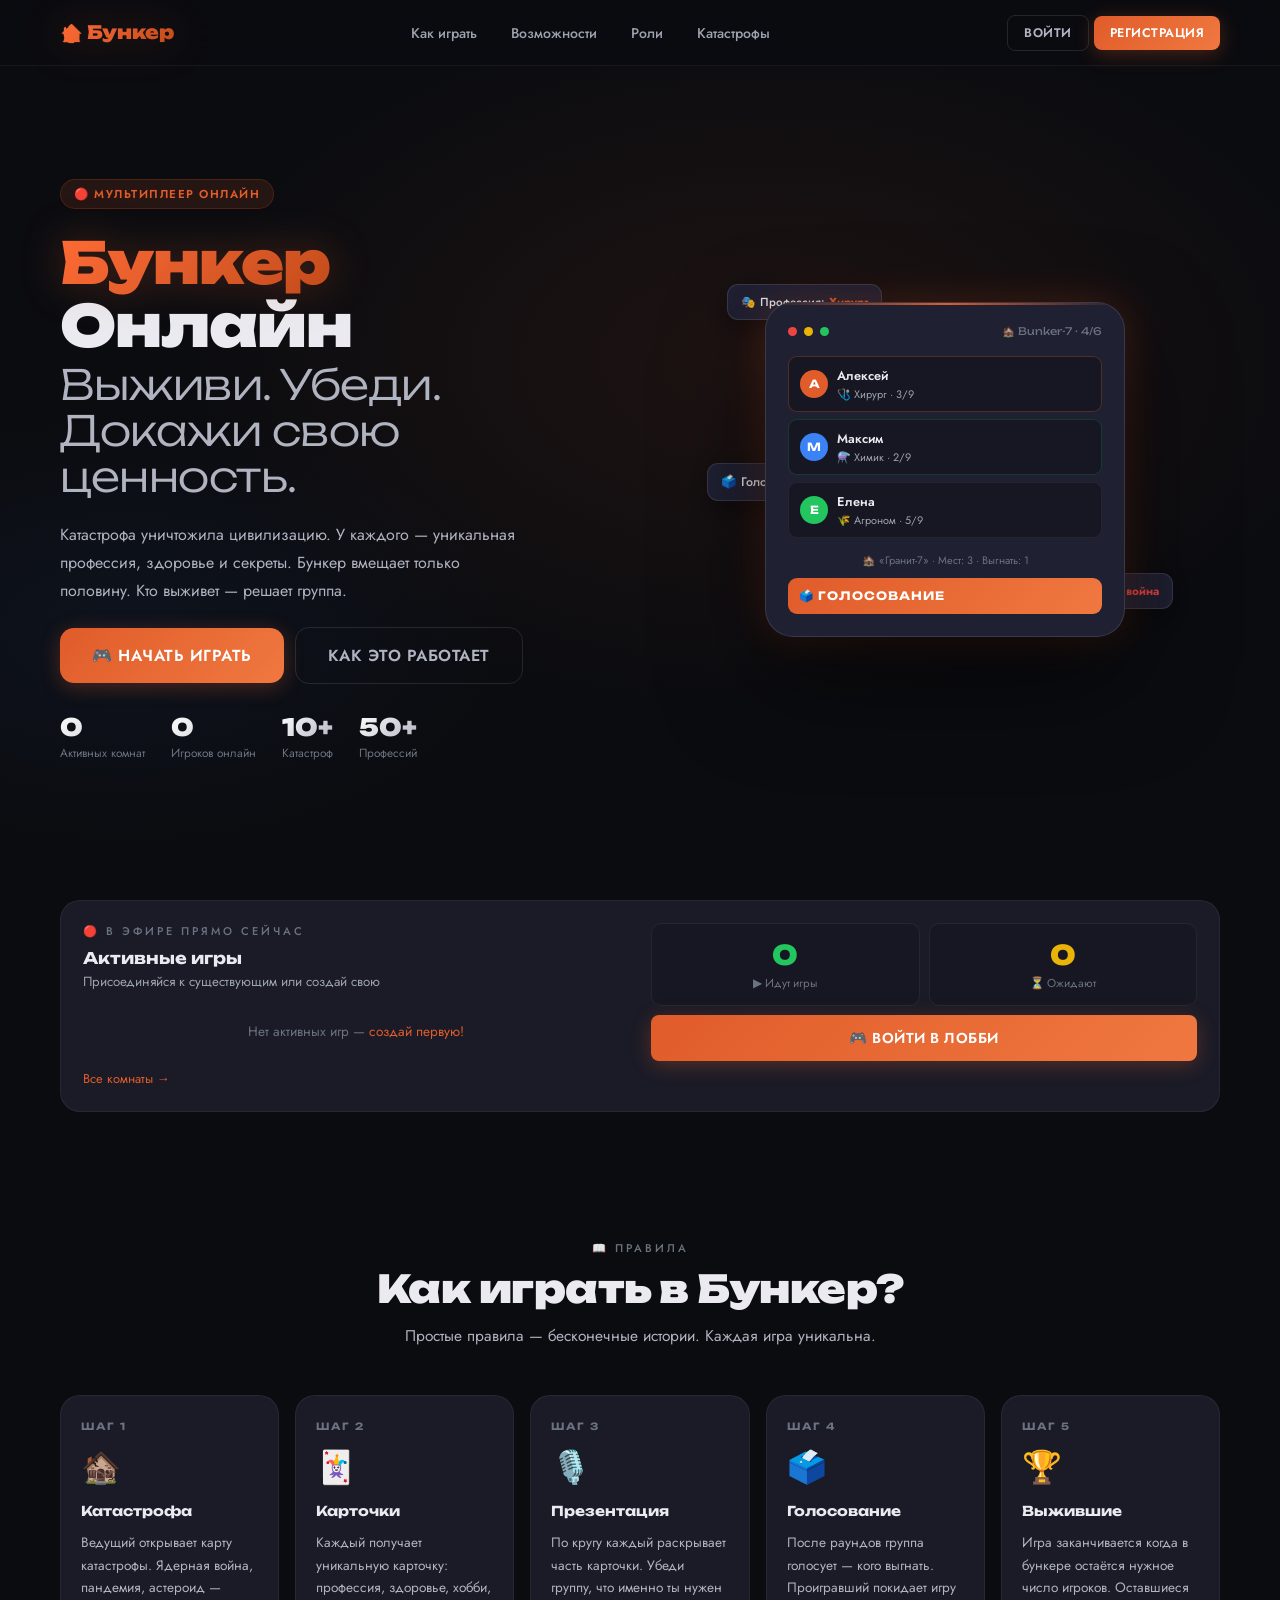
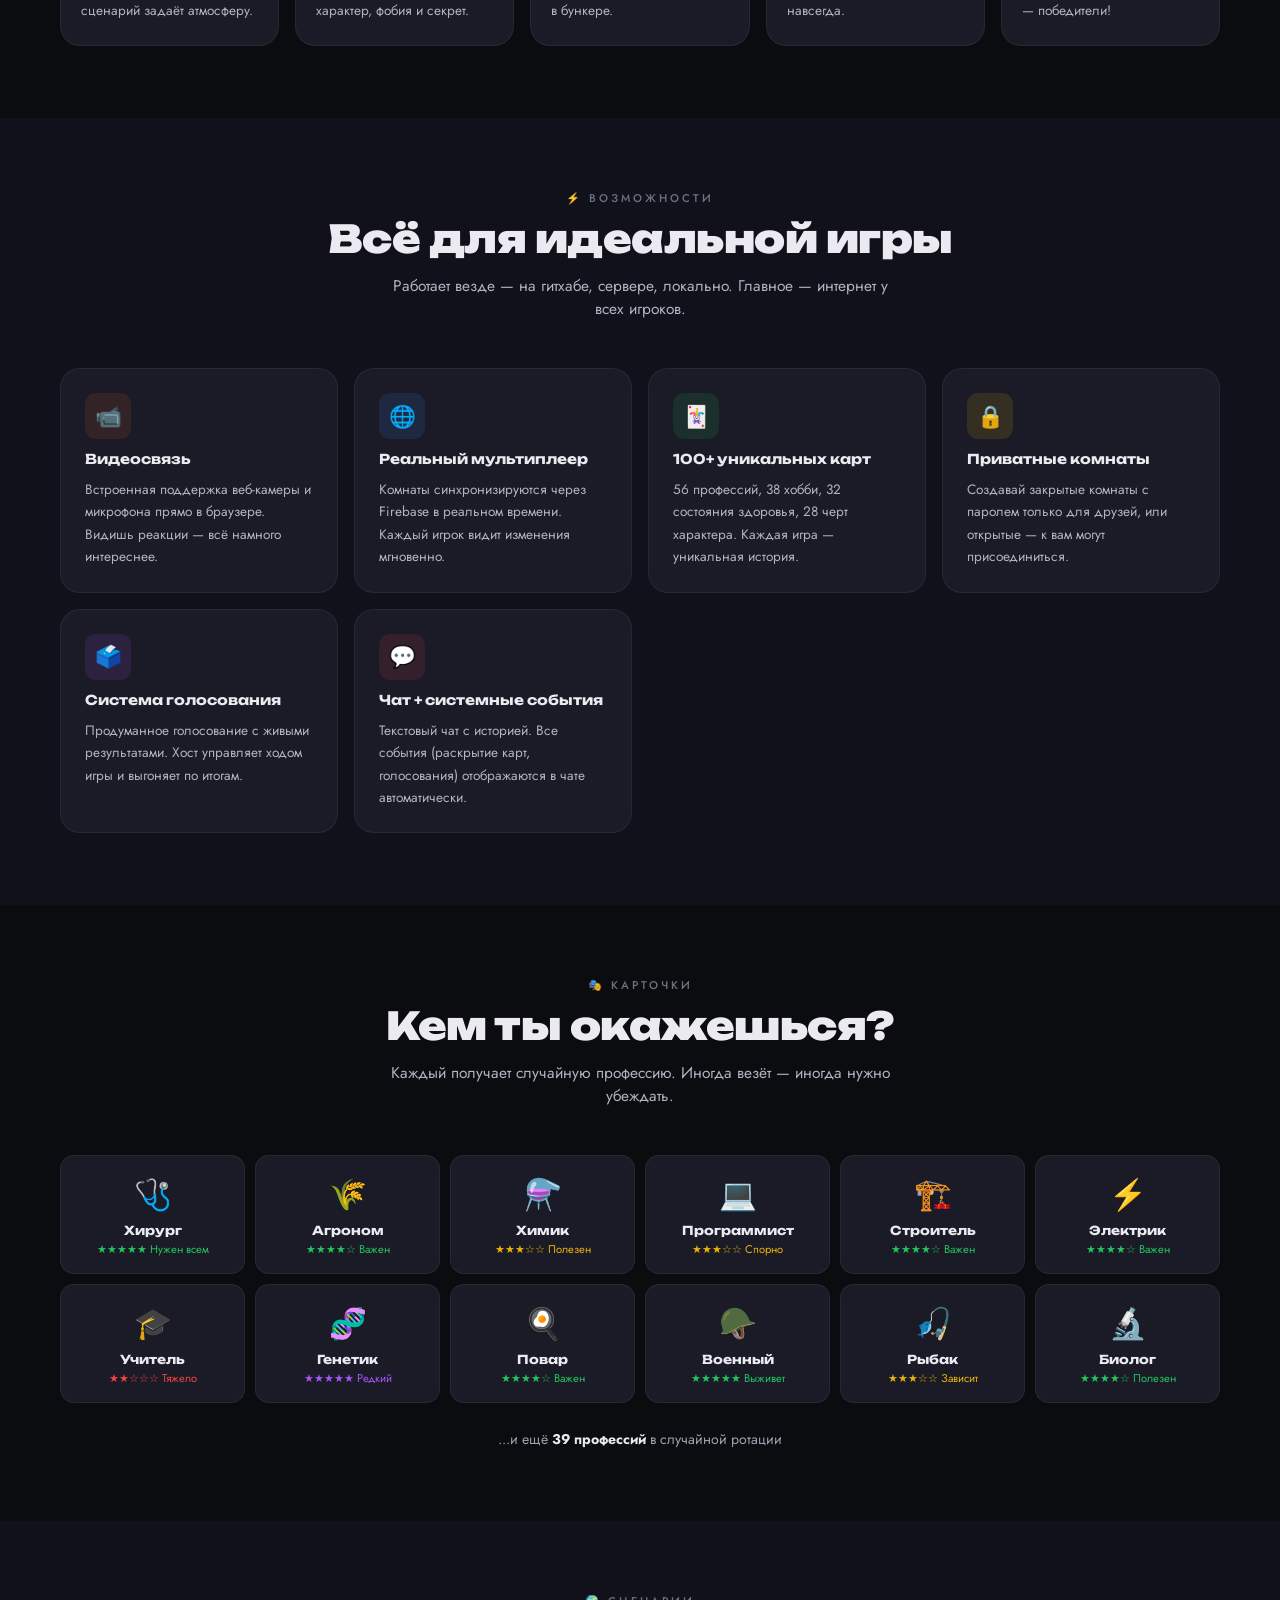
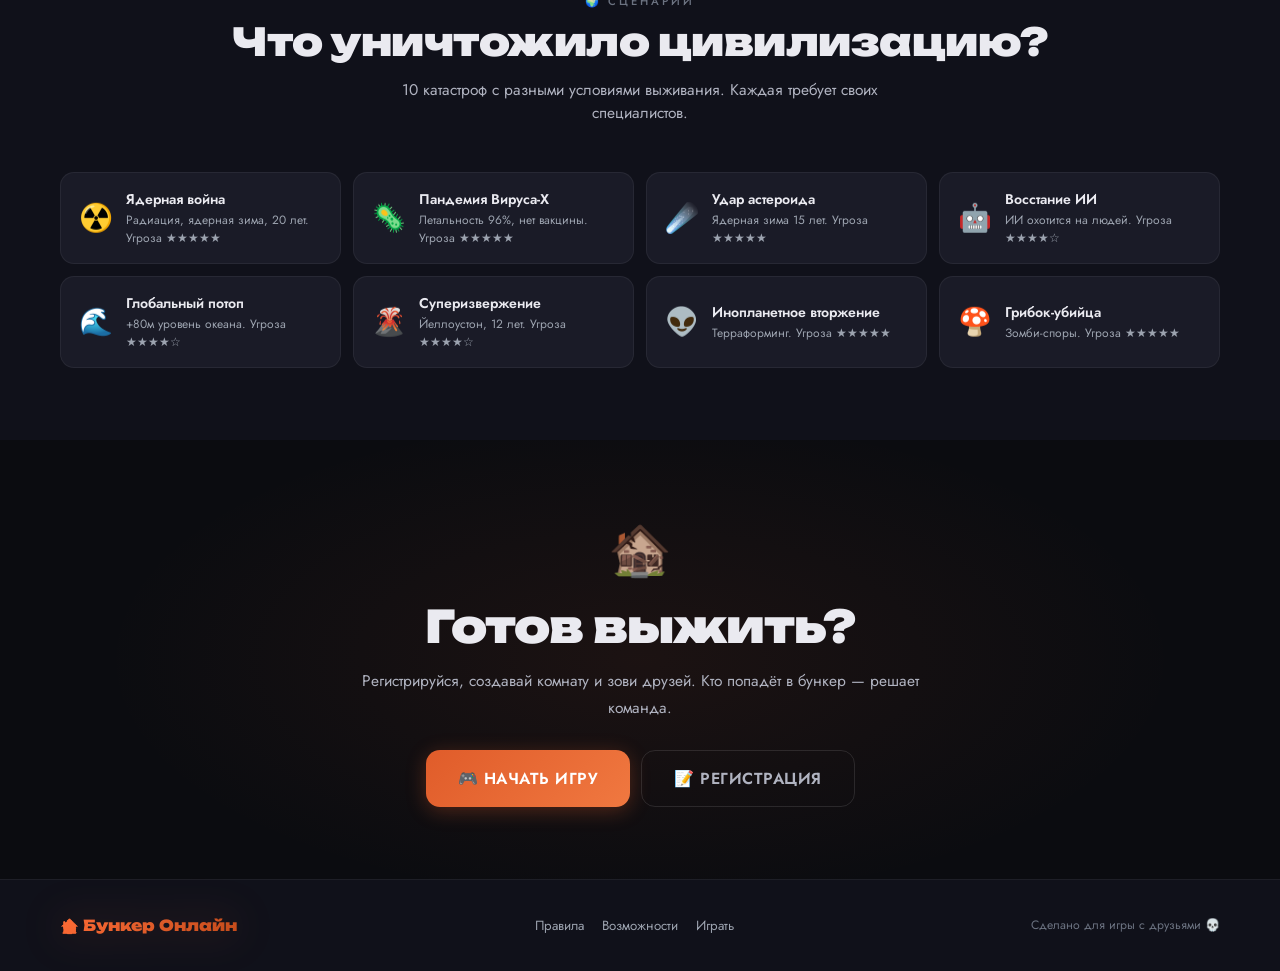
<file: game.html>
<!DOCTYPE html>
<html lang="ru">
<head>
<meta charset="UTF-8">
<meta name="viewport" content="width=device-width, initial-scale=1.0">
<title>🏚️ Бункер — Игра</title>
<link rel="icon" href="data:image/svg+xml,<svg xmlns='http://www.w3.org/2000/svg' viewBox='0 0 100 100'><text y='.9em' font-size='90'>🏚️</text></svg>">
<link rel="stylesheet" href="css/style.css">
<link rel="stylesheet" href="css/game.css">
</head>
<body class="game-body" data-page="game">
<div class="toast-container" id="toast-container"></div>

<!-- TOPBAR -->
<header class="game-topbar">
  <div class="gtb-logo"><a href="index.html" class="grad-text">🏚️</a></div>
  <div class="gtb-room-info">
    <span class="gtb-room-name" id="gtb-room-name"></span>
    <span class="gtb-phase-badge phase-waiting" id="gtb-phase"></span>
  </div>
  <div class="gtb-center">
    <span class="gtb-count" id="gtb-count"></span>
  </div>
  <div class="gtb-right">
    <button class="btn btn-ghost btn-sm" id="vote-btn"      onclick="openVote()"   style="display:none">🗳️ Голосование</button>
    <button class="btn btn-accent btn-sm" id="top-start-btn" onclick="startGame()"  style="display:none">▶ Начать игру</button>
    <button class="btn btn-red btn-sm"                       onclick="leaveRoom()">🚪 Выйти</button>
    <div style="display:flex;align-items:center;gap:7px;padding-left:10px;border-left:1px solid var(--border);margin-left:4px">
      <div class="avatar avatar-sm nav-avatar" style="background:var(--accent)">?</div>
      <span class="nav-username" style="font-size:.8rem;font-weight:600;color:var(--text2)"></span>
      <button class="btn btn-ghost btn-xs" onclick="doLogout()">Выйти</button>
    </div>
  </div>
</header>

<!-- ═══ LOBBY VIEW ═══ -->
<div class="game-view active" id="lobby-view">
  <div class="lobby-body">
    <div class="lobby-top">
      <div>
        <div class="lobby-heading">🎮 Активные игры</div>
        <div class="lobby-sub">Выбери комнату или создай свою</div>
      </div>
      <div class="lobby-btns">
        <button class="btn btn-ghost btn-sm" onclick="refreshRoomsList()">🔄 Обновить</button>
        <button class="btn btn-outline btn-sm" onclick="openJoinModal()">🔑 По коду</button>
        <button class="btn btn-accent" onclick="openCreateModal()">➕ Создать игру</button>
      </div>
    </div>
    <div class="rooms-list">
      <div class="rooms-grid" id="rooms-grid"></div>
      <div class="rooms-empty" id="rooms-empty" style="display:none">
        <div class="ee">🏚️</div>
        <p>Нет активных игр</p>
        <button class="btn btn-accent" style="margin-top:12px" onclick="openCreateModal()">➕ Создать первую</button>
      </div>
    </div>
  </div>
</div>

<!-- ═══ ROOM VIEW ═══ -->
<div class="game-view" id="room-view" style="flex-direction:column">

  <!-- WAITING -->
  <div class="game-view" id="waiting-view" style="flex-direction:column">
    <div class="waiting-wrap">
      <div class="waiting-eyebrow">Ожидание игроков</div>
      <div class="waiting-title" id="wv-name">Название</div>
      <div>
        <div class="waiting-code-label">Код комнаты — нажми чтобы скопировать</div>
        <div class="waiting-code" id="wv-code" onclick="copyRoomCode()">XXXX</div>
      </div>
      <div>
        <div style="font-size:.7rem;letter-spacing:2px;text-transform:uppercase;color:var(--muted);text-align:center;margin-bottom:9px">Участники</div>
        <div class="waiting-players-grid" id="wv-players"></div>
      </div>
      <div class="waiting-meta" id="wv-meta"></div>
      <div class="waiting-actions">
        <button class="btn btn-ghost" id="wv-mic-btn" onclick="toggleMic()">🎤 Мик вкл</button>
        <button class="btn btn-ghost" id="wv-cam-btn" onclick="toggleCam()">📹 Кам вкл</button>
        <button class="btn btn-accent" id="wv-start-btn" onclick="startGame()" style="display:none">▶ Начать игру</button>
      </div>
      <div style="font-size:.76rem;color:var(--muted);text-align:center;max-width:380px">
        💡 Минимум 2 игрока. Хост управляет игрой и может выгонять.
      </div>
    </div>
  </div>

  <!-- PLAYING -->
  <div class="game-view" id="playing-view" style="flex-direction:column">
    <div class="phase-banner">
      <div class="pb-text" id="phase-banner-text"><strong>Знакомство</strong> — представляйте карточки по очереди</div>
      <div class="pb-actions">
        <button class="btn btn-ghost btn-xs" id="pb-reveal-all" onclick="revealAllMyCard()" style="display:none">👁 Раскрыть всё</button>
        <button class="btn btn-xs btn-red"   id="pb-host-tally" onclick="hostTallyVotes()"  style="display:none">📊 Подвести итоги</button>
      </div>
    </div>

    <div class="playing-wrap" style="flex:1;overflow:hidden">

      <!-- Players -->
      <div class="players-panel">
        <div class="panel-head"><span>Игроки</span><span id="alive-count" style="color:var(--accent)"></span></div>
        <div class="players-list" id="players-list"></div>
      </div>

      <!-- Center -->
      <div class="center-panel" style="position:relative;overflow:hidden">
        <div style="flex:1;overflow:hidden">
          <div class="video-grid vg-1" id="video-grid"></div>
        </div>
        <div class="controls-bar">
          <button class="ctrl-btn" id="ctrl-mic" onclick="toggleMic()" title="Микрофон">🎤</button>
          <button class="ctrl-btn" id="ctrl-cam" onclick="toggleCam()" title="Камера">📹</button>
          <div class="ctrl-sep"></div>
          <button class="ctrl-btn" onclick="openVote()"                 title="Голосование">🗳️</button>
          <button class="ctrl-btn" onclick="switchRightTab('chat')"     title="Чат">💬</button>
          <button class="ctrl-btn" onclick="switchRightTab('card')"     title="Карточка">🃏</button>
          <button class="ctrl-btn" onclick="switchRightTab('bunker')"   title="Бункер">🏚️</button>
        </div>

        <!-- VOTE OVERLAY -->
        <div class="vote-overlay overlay" id="vote-overlay">
          <div class="vote-box">
            <div class="vote-title">🗳️ Голосование</div>
            <div class="vote-sub">Кого выгнать из бункера?</div>
            <div class="vote-list" id="vote-list"></div>
            <div class="vote-footer">
              <button class="btn btn-ghost btn-sm" onclick="closeVote()">Отмена</button>
              <button class="btn btn-red btn-sm" onclick="confirmVote()" id="confirm-vote-btn" disabled>Проголосовать</button>
            </div>
            <div id="vote-results-section" style="display:none">
              <div class="vr-title">📊 Итоги голосования</div>
              <div id="vote-results-list"></div>
              <button class="btn btn-ghost btn-sm w-full" style="margin-top:9px" onclick="closeVote()">Закрыть</button>
            </div>
          </div>
        </div>

        <!-- END GAME -->
        <div class="endgame-overlay" id="endgame-overlay">
          <div class="endgame-box">
            <div class="eg-emoji" id="eg-emoji">🎉</div>
            <div class="eg-title win" id="eg-title">Вы выжили!</div>
            <div class="eg-desc" id="eg-desc"></div>
            <div style="font-size:.68rem;letter-spacing:2px;text-transform:uppercase;color:var(--green);margin-bottom:8px">Выжившие</div>
            <div class="eg-survivors" id="eg-survivors"></div>
            <div style="font-size:.68rem;letter-spacing:2px;text-transform:uppercase;color:var(--red);margin-bottom:8px">Выгнаны</div>
            <div class="eg-kicked" id="eg-kicked"></div>
            <div class="eg-actions">
              <button class="btn btn-accent" onclick="leaveRoom()">🏠 В лобби</button>
              <button class="btn btn-outline" onclick="document.getElementById('endgame-overlay').classList.remove('open')">Закрыть</button>
            </div>
          </div>
        </div>
      </div>

      <!-- Right -->
      <div class="right-panel">
        <div class="right-tabs">
          <button class="rtab active" id="rtab-card"   onclick="switchRightTab('card')">🃏 Карта</button>
          <button class="rtab"        id="rtab-chat"   onclick="switchRightTab('chat')">💬 Чат<div class="notif-dot"></div></button>
          <button class="rtab"        id="rtab-bunker" onclick="switchRightTab('bunker')">🏚️ Бункер</button>
        </div>
        <div class="right-content">
          <div class="rpanel active card-panel" id="rpanel-card"><div id="char-card-container"></div></div>
          <div class="rpanel chat-panel" id="rpanel-chat">
            <div class="chat-messages" id="chat-messages"></div>
            <div class="chat-input-row">
              <input class="chat-input" id="chat-input" placeholder="Написать…" maxlength="300"/>
              <button class="chat-send-btn" onclick="sendChat()">➤</button>
            </div>
          </div>
          <div class="rpanel bunker-panel" id="rpanel-bunker"><div id="bunker-panel-content"></div></div>
        </div>
      </div>

    </div>
  </div>
</div>

<!-- ═══ MODALS ═══ -->
<div class="overlay" id="create-modal">
  <div class="modal modal-md">
    <div class="modal-header"><h3>➕ Создать игру</h3><button class="btn-close" onclick="closeModal('create-modal')">✕</button></div>
    <div class="modal-body">
      <div class="field"><label>Название</label><input id="cr-name" placeholder="Бункер выживших" maxlength="40"/></div>
      <div class="field"><label>Игроков</label>
        <select id="cr-players">
          <option value="4">4 игрока</option><option value="5">5 игроков</option>
          <option value="6" selected>6 игроков</option><option value="7">7 игроков</option>
          <option value="8">8 игроков</option><option value="10">10 игроков</option>
        </select>
      </div>
      <div class="field"><label>Режим</label>
        <select id="cr-preset">
          <option value="classic">📖 Классика</option>
          <option value="hard">⚔️ Хардкор</option>
          <option value="fun">😄 Весёлый</option>
        </select>
      </div>
      <div class="field"><label>Пароль (пусто = открытая)</label><input id="cr-password" type="password" placeholder="Необязательно"/></div>
    </div>
    <div class="modal-footer">
      <button class="btn btn-ghost" onclick="closeModal('create-modal')">Отмена</button>
      <button class="btn btn-accent" id="create-room-btn" onclick="createRoom()">🚀 Создать</button>
    </div>
  </div>
</div>

<div class="overlay" id="join-modal">
  <div class="modal modal-sm">
    <div class="modal-header"><h3>🔑 Войти по коду</h3><button class="btn-close" onclick="closeModal('join-modal')">✕</button></div>
    <div class="modal-body">
      <div class="field"><label>Код (4 символа)</label>
        <input id="jn-code" placeholder="XXXX" maxlength="4" style="font-family:'Unbounded';letter-spacing:6px;text-transform:uppercase;font-size:1.3rem;text-align:center" oninput="this.value=this.value.toUpperCase()"/>
      </div>
    </div>
    <div class="modal-footer">
      <button class="btn btn-ghost" onclick="closeModal('join-modal')">Отмена</button>
      <button class="btn btn-accent" onclick="joinByCode()">Войти →</button>
    </div>
  </div>
</div>

<div class="overlay" id="pass-modal">
  <div class="modal modal-sm">
    <div class="modal-header"><h3>🔒 Пароль комнаты</h3><button class="btn-close" onclick="closeModal('pass-modal')">✕</button></div>
    <div class="modal-body">
      <div class="field"><label>Пароль</label><input id="pm-pass" type="password" placeholder="Пароль…"/></div>
    </div>
    <div class="modal-footer">
      <button class="btn btn-ghost" onclick="closeModal('pass-modal')">Отмена</button>
      <button class="btn btn-accent" onclick="submitPass()">Войти</button>
    </div>
  </div>
</div>

<script src="js/firebase-config.js"></script>
<script src="js/data.js"></script>
<script src="js/game.js"></script>
</body>
</html>
</file>
<file: css/style.css>
/* ═══════════════════════════════════════════════════════════
   style.css  —  Global shared styles
   ═══════════════════════════════════════════════════════════ */
@import url('https://fonts.googleapis.com/css2?family=Unbounded:wght@300;400;600;700;900&family=Jost:ital,wght@0,300;0,400;0,500;0,600;0,700;1,400&display=swap');

*,*::before,*::after{margin:0;padding:0;box-sizing:border-box}
html{scroll-behavior:smooth}
body{font-family:'Jost',sans-serif;background:var(--bg);color:var(--text);-webkit-font-smoothing:antialiased;min-height:100vh}
h1,h2,h3,h4,h5{font-family:'Unbounded',sans-serif;line-height:1.2}
a{color:inherit;text-decoration:none}
img{max-width:100%;display:block}
button{cursor:pointer;font-family:'Jost',sans-serif}
input,select,textarea{font-family:'Jost',sans-serif}

:root{
  --bg:#0b0c10;--bg2:#10111a;--bg3:#161722;--card:#1a1b27;--card2:#1f2032;
  --border:rgba(255,255,255,.06);--border2:rgba(255,255,255,.11);--border3:rgba(255,255,255,.18);
  --accent:#e05c2a;--accent2:#f07840;--accent3:#c44b1a;
  --accent-bg:rgba(224,92,42,.12);--accent-glow:0 0 40px rgba(224,92,42,.25);
  --blue:#3b82f6;--blue-bg:rgba(59,130,246,.12);
  --green:#22c55e;--green-bg:rgba(34,197,94,.12);
  --red:#ef4444;--red-bg:rgba(239,68,68,.12);
  --yellow:#eab308;--yellow-bg:rgba(234,179,8,.12);
  --purple:#a855f7;--purple-bg:rgba(168,85,247,.12);
  --text:#eaeaf0;--text2:#b0b3c0;--muted:#6b7280;--muted2:#9ca3af;
  --radius-sm:8px;--radius:14px;--radius-lg:20px;--radius-xl:28px;
  --shadow:0 8px 30px rgba(0,0,0,.4);--shadow-lg:0 20px 60px rgba(0,0,0,.5);--shadow-xl:0 40px 100px rgba(0,0,0,.6);
  --tr:.22s ease;--tr-fast:.12s ease;
}

::-webkit-scrollbar{width:5px;height:5px}
::-webkit-scrollbar-track{background:var(--bg2)}
::-webkit-scrollbar-thumb{background:rgba(255,255,255,.1);border-radius:3px}

/* ── BUTTONS ── */
.btn{display:inline-flex;align-items:center;justify-content:center;gap:8px;padding:13px 24px;border:none;border-radius:var(--radius-sm);font-size:.9rem;font-weight:600;letter-spacing:.5px;text-transform:uppercase;transition:all var(--tr);white-space:nowrap;position:relative;overflow:hidden}
.btn:active{transform:scale(.98)}
.btn:disabled{opacity:.4;cursor:not-allowed;transform:none!important;box-shadow:none!important}
.btn-accent{background:linear-gradient(135deg,var(--accent),var(--accent2));color:#fff;box-shadow:0 4px 20px rgba(224,92,42,.3)}
.btn-accent:hover{box-shadow:0 8px 30px rgba(224,92,42,.5);transform:translateY(-2px)}
.btn-outline{background:transparent;color:var(--text2);border:1px solid var(--border2)}
.btn-outline:hover{border-color:var(--border3);color:var(--text)}
.btn-ghost{background:rgba(255,255,255,.05);color:var(--text2);border:1px solid var(--border)}
.btn-ghost:hover{background:rgba(255,255,255,.09);color:var(--text)}
.btn-red{background:var(--red-bg);color:var(--red);border:1px solid rgba(239,68,68,.25)}
.btn-red:hover{background:rgba(239,68,68,.22)}
.btn-green{background:linear-gradient(135deg,var(--green),#16a34a);color:#fff}
.btn-green:hover{transform:translateY(-2px)}
.btn-lg{padding:16px 32px;font-size:1rem;border-radius:var(--radius)}
.btn-sm{padding:8px 16px;font-size:.78rem}
.btn-xs{padding:5px 10px;font-size:.72rem;border-radius:6px}
.w-full{width:100%}

/* ── FIELDS ── */
.field{display:flex;flex-direction:column;gap:6px}
.field label{font-size:.73rem;letter-spacing:1.5px;text-transform:uppercase;color:var(--muted2);font-weight:500}
.field input,.field select{padding:13px 16px;background:var(--bg2);border:1px solid var(--border2);border-radius:var(--radius-sm);color:var(--text);font-size:.95rem;transition:border-color var(--tr),box-shadow var(--tr);outline:none;width:100%}
.field input:focus,.field select:focus{border-color:var(--accent);box-shadow:0 0 0 3px rgba(224,92,42,.15)}
.field input::placeholder{color:var(--muted)}
.field select{appearance:none;cursor:pointer}
.field select option{background:var(--bg3)}

/* ── BADGES ── */
.badge{display:inline-flex;align-items:center;gap:5px;padding:4px 10px;border-radius:20px;font-size:.7rem;font-weight:600;letter-spacing:.8px;text-transform:uppercase}
.badge-orange{background:var(--accent-bg);color:var(--accent);border:1px solid rgba(224,92,42,.2)}
.badge-blue{background:var(--blue-bg);color:var(--blue);border:1px solid rgba(59,130,246,.2)}
.badge-green{background:var(--green-bg);color:var(--green);border:1px solid rgba(34,197,94,.2)}
.badge-red{background:var(--red-bg);color:var(--red);border:1px solid rgba(239,68,68,.2)}
.badge-yellow{background:var(--yellow-bg);color:var(--yellow);border:1px solid rgba(234,179,8,.2)}
.badge-gray{background:rgba(107,114,128,.12);color:var(--muted2);border:1px solid var(--border)}

/* ── MODAL ── */
.overlay{display:none;position:fixed;inset:0;background:rgba(0,0,0,.82);backdrop-filter:blur(8px);z-index:900;align-items:center;justify-content:center;padding:20px}
.overlay.open{display:flex}
.modal{background:var(--card2);border:1px solid var(--border2);border-radius:var(--radius-xl);width:100%;max-height:90vh;overflow-y:auto;box-shadow:var(--shadow-xl);animation:modalIn .25s cubic-bezier(.34,1.56,.64,1);position:relative}
.modal::before{content:'';position:absolute;top:0;left:0;right:0;height:2px;background:linear-gradient(90deg,transparent,var(--accent),transparent)}
.modal-sm{max-width:380px}.modal-md{max-width:480px}.modal-lg{max-width:640px}
@keyframes modalIn{from{transform:scale(.88) translateY(40px);opacity:0}to{transform:scale(1) translateY(0);opacity:1}}
.modal-header{padding:24px 28px 18px;border-bottom:1px solid var(--border);display:flex;justify-content:space-between;align-items:center}
.modal-header h3{font-family:'Unbounded';font-size:.95rem;font-weight:700}
.modal-body{padding:24px 28px;display:flex;flex-direction:column;gap:16px}
.modal-footer{padding:0 28px 24px;display:flex;gap:10px;justify-content:flex-end}
.btn-close{width:32px;height:32px;border-radius:50%;background:rgba(255,255,255,.05);border:1px solid var(--border);display:flex;align-items:center;justify-content:center;color:var(--muted2);font-size:.85rem;transition:all var(--tr-fast)}
.btn-close:hover{color:var(--red);border-color:var(--red)}
.hidden{display:none!important}

/* ── TOAST ── */
.toast-container{position:fixed;top:74px;right:20px;z-index:9999;display:flex;flex-direction:column;gap:8px;pointer-events:none;max-width:320px}
.toast{display:flex;align-items:center;gap:10px;padding:13px 16px;border-radius:var(--radius-sm);font-size:.85rem;font-weight:500;box-shadow:var(--shadow);pointer-events:all;animation:toastSlide .3s ease;transition:opacity .3s ease,transform .3s ease}
@keyframes toastSlide{from{transform:translateX(120%);opacity:0}to{transform:translateX(0);opacity:1}}
.toast-success{background:#14532d;border:1px solid var(--green);color:#86efac}
.toast-error{background:#450a0a;border:1px solid var(--red);color:#fca5a5}
.toast-info{background:#1e3a5f;border:1px solid var(--blue);color:#93c5fd}
.toast-warn{background:#422006;border:1px solid var(--yellow);color:#fde68a}

/* ── AVATAR ── */
.avatar{display:flex;align-items:center;justify-content:center;font-weight:700;color:#fff;flex-shrink:0;border-radius:50%;font-family:'Unbounded'}
.avatar-sm{width:28px;height:28px;font-size:.7rem}
.avatar-md{width:36px;height:36px;font-size:.9rem}
.avatar-lg{width:48px;height:48px;font-size:1.1rem}
.avatar-xl{width:64px;height:64px;font-size:1.4rem}

/* ── GRAD TEXT ── */
.grad-text{background:linear-gradient(135deg,#ff6b35,var(--accent),#c44b1a);-webkit-background-clip:text;-webkit-text-fill-color:transparent;background-clip:text;filter:drop-shadow(0 0 20px rgba(224,92,42,.3))}

/* ── AUTH TABS ── */
.auth-tabs{display:flex;gap:4px;background:var(--bg2);border-radius:10px;padding:4px;margin-bottom:4px}
.auth-tab{flex:1;padding:10px;border:none;background:transparent;color:var(--muted2);border-radius:8px;font-size:.85rem;font-weight:600;letter-spacing:1px;text-transform:uppercase;transition:all .2s}
.auth-tab.active{background:var(--accent);color:#fff}

/* ── NAV ── */
.nav{position:fixed;top:0;left:0;right:0;z-index:500;height:66px;background:rgba(11,12,16,.88);backdrop-filter:blur(16px);border-bottom:1px solid var(--border);display:flex;align-items:center;padding:0 clamp(20px,5vw,60px);transition:background var(--tr)}
.nav.scrolled{background:rgba(11,12,16,.97)}
.nav-inner{width:100%;max-width:1200px;margin:0 auto;display:flex;align-items:center;justify-content:space-between;gap:24px}
.nav-logo{font-family:'Unbounded';font-size:1.15rem;font-weight:900;white-space:nowrap}
.nav-links{display:flex;align-items:center;gap:6px;list-style:none}
.nav-links a{padding:8px 14px;border-radius:8px;color:var(--muted2);font-size:.88rem;font-weight:500;transition:color var(--tr),background var(--tr)}
.nav-links a:hover{color:var(--text);background:rgba(255,255,255,.05)}
.nav-actions{display:flex;align-items:center;gap:10px}
@media(max-width:768px){.nav-links{display:none}}
</file>
<file: css/index.css>
/* ═══════════════════════════════════════════════════════════
   index.css  —  Landing page styles
   ═══════════════════════════════════════════════════════════ */

/* ── HERO ── */
.hero{min-height:100vh;padding:120px clamp(20px,5vw,60px) 80px;display:flex;align-items:center;position:relative;overflow:hidden}
.hero-bg{position:absolute;inset:0;z-index:0;background:radial-gradient(ellipse 70% 60% at 60% 40%,rgba(224,92,42,.09) 0%,transparent 65%),radial-gradient(ellipse 50% 40% at 10% 70%,rgba(59,130,246,.06) 0%,transparent 60%)}
.hero-grid{position:absolute;inset:0;z-index:0;opacity:.025;background-image:linear-gradient(rgba(255,255,255,.15) 1px,transparent 1px),linear-gradient(90deg,rgba(255,255,255,.15) 1px,transparent 1px);background-size:60px 60px}
.hero-inner{position:relative;z-index:1;width:100%;max-width:1200px;margin:0 auto;display:grid;grid-template-columns:1fr 1fr;gap:60px;align-items:center}
.hero-content{display:flex;flex-direction:column;gap:22px}
.hero-badge{display:inline-flex;align-items:center;gap:7px;padding:6px 13px;border-radius:20px;background:var(--accent-bg);border:1px solid rgba(224,92,42,.2);font-size:.72rem;font-weight:600;letter-spacing:1.5px;text-transform:uppercase;color:var(--accent);width:fit-content;animation:fadeUp .6s ease both}
.hero-title{font-family:'Unbounded';font-size:clamp(2rem,5vw,3.6rem);font-weight:900;line-height:1.1;letter-spacing:-1px;animation:fadeUp .6s .1s ease both}
.hero-sub{display:block;color:var(--text2);font-size:.72em;font-weight:300;letter-spacing:-.5px;margin-top:5px}
.hero-desc{font-size:1rem;color:var(--text2);line-height:1.75;max-width:460px;animation:fadeUp .6s .2s ease both}
.hero-actions{display:flex;align-items:center;gap:11px;flex-wrap:wrap;animation:fadeUp .6s .3s ease both}
.hero-stats{display:flex;gap:26px;padding-top:6px;animation:fadeUp .6s .4s ease both;flex-wrap:wrap}
.hstat-num{font-family:'Unbounded';font-size:1.5rem;font-weight:900;background:linear-gradient(135deg,#fff,var(--text2));-webkit-background-clip:text;-webkit-text-fill-color:transparent}
.hstat-label{font-size:.74rem;color:var(--muted);margin-top:2px}
@keyframes fadeUp{from{opacity:0;transform:translateY(20px)}to{opacity:1;transform:translateY(0)}}

/* Hero Visual */
.hero-visual{position:relative;display:flex;align-items:center;justify-content:center;animation:fadeUp .8s .2s ease both}
.hero-mockup{background:var(--card2);border:1px solid var(--border2);border-radius:var(--radius-xl);padding:22px;box-shadow:var(--shadow-xl),var(--accent-glow);position:relative;overflow:hidden;max-width:360px;width:100%}
.hero-mockup::before{content:'';position:absolute;top:0;left:0;right:0;height:2px;background:linear-gradient(90deg,transparent,var(--accent),transparent)}
.mockup-bar{display:flex;align-items:center;gap:7px;margin-bottom:18px}
.mockup-dot{width:9px;height:9px;border-radius:50%}
.mockup-dot:nth-child(1){background:var(--red)}.mockup-dot:nth-child(2){background:var(--yellow)}.mockup-dot:nth-child(3){background:var(--green)}
.mockup-t{font-family:'Unbounded';font-size:.65rem;color:var(--muted);margin-left:auto}
.mockup-players{display:flex;flex-direction:column;gap:7px;margin-bottom:14px}
.mockup-player{display:flex;align-items:center;gap:9px;padding:9px 11px;background:var(--bg3);border:1px solid var(--border);border-radius:9px}
.mockup-player:nth-child(1){border-color:rgba(224,92,42,.3)}.mockup-player:nth-child(2){border-color:rgba(34,197,94,.2)}
.mp-name{font-size:.8rem;font-weight:600}.mp-role{font-size:.68rem;color:var(--muted2);margin-top:1px}
.mockup-btn{width:100%;padding:11px;border:none;border-radius:9px;background:linear-gradient(135deg,var(--accent),var(--accent2));color:#fff;font-family:'Unbounded';font-size:.72rem;font-weight:700;letter-spacing:1px;cursor:default}

.float-card{position:absolute;background:var(--card2);border:1px solid var(--border2);border-radius:11px;padding:9px 13px;font-size:.73rem;font-weight:500;box-shadow:var(--shadow);white-space:nowrap}
.fc1{top:-18px;left:-38px;animation:float1 4s ease-in-out infinite}.fc2{bottom:28px;right:-48px;animation:float2 5s ease-in-out infinite}.fc3{top:48%;left:-58px;animation:float1 3.5s 1s ease-in-out infinite}
@keyframes float1{0%,100%{transform:translateY(0) rotate(-2deg)}50%{transform:translateY(-10px) rotate(1deg)}}
@keyframes float2{0%,100%{transform:translateY(0) rotate(2deg)}50%{transform:translateY(-8px) rotate(-1deg)}}

/* ── SECTIONS ── */
.section{padding:72px clamp(20px,5vw,60px)}
.section-alt{background:var(--bg2)}
.section-inner{max-width:1200px;margin:0 auto}
.section-header{text-align:center;margin-bottom:48px}
.section-label{font-size:.7rem;letter-spacing:3px;text-transform:uppercase;color:var(--muted);font-weight:500;margin-bottom:10px}
.section-header h2{font-family:'Unbounded';font-size:clamp(1.5rem,3.5vw,2.4rem);font-weight:900;letter-spacing:-.5px;margin-bottom:12px}
.section-header p{color:var(--text2);font-size:.97rem;max-width:500px;margin:0 auto}

/* Steps */
.steps-grid{display:grid;grid-template-columns:repeat(auto-fit,minmax(200px,1fr));gap:16px}
.step-card{background:var(--card);border:1px solid var(--border);border-radius:var(--radius-lg);padding:24px 20px;display:flex;flex-direction:column;gap:12px;transition:all var(--tr);position:relative;overflow:hidden}
.step-card:hover{border-color:var(--border2);transform:translateY(-4px);box-shadow:var(--shadow-lg)}
.step-card::before{content:'';position:absolute;top:0;left:0;right:0;height:3px;opacity:0;transition:opacity var(--tr)}
.step-card:hover::before{opacity:1}
.step-card:nth-child(1)::before{background:var(--accent)}.step-card:nth-child(2)::before{background:var(--blue)}.step-card:nth-child(3)::before{background:var(--green)}.step-card:nth-child(4)::before{background:var(--purple)}.step-card:nth-child(5)::before{background:var(--yellow)}
.step-num{font-family:'Unbounded';font-size:.62rem;font-weight:700;letter-spacing:2px;text-transform:uppercase;color:var(--muted)}
.step-icon{font-size:2rem}.step-title{font-family:'Unbounded';font-size:.85rem;font-weight:700}.step-desc{font-size:.85rem;color:var(--text2);line-height:1.65}

/* Features */
.features-grid{display:grid;grid-template-columns:repeat(auto-fit,minmax(270px,1fr));gap:16px}
.feature-card{background:var(--card);border:1px solid var(--border);border-radius:var(--radius-lg);padding:24px;display:flex;flex-direction:column;gap:11px;transition:all var(--tr)}
.feature-card:hover{border-color:var(--border2);box-shadow:var(--shadow);transform:translateY(-3px)}
.feature-icon{width:46px;height:46px;border-radius:11px;display:flex;align-items:center;justify-content:center;font-size:1.35rem}
.feature-title{font-family:'Unbounded';font-size:.85rem;font-weight:700}.feature-desc{font-size:.85rem;color:var(--text2);line-height:1.65}

/* Roles */
.roles-grid{display:grid;grid-template-columns:repeat(auto-fill,minmax(170px,1fr));gap:10px;margin-bottom:26px}
.role-card{background:var(--card);border:1px solid var(--border);border-radius:var(--radius);padding:16px;text-align:center;transition:all var(--tr);cursor:default}
.role-card:hover{border-color:var(--border2);transform:translateY(-3px);box-shadow:var(--shadow)}
.role-emoji{font-size:1.9rem;margin-bottom:7px}.role-name{font-family:'Unbounded';font-size:.77rem;font-weight:700;margin-bottom:3px}.role-rarity{font-size:.7rem}

/* Disasters */
.disasters-grid{display:grid;grid-template-columns:repeat(auto-fit,minmax(230px,1fr));gap:12px}
.disaster-card{background:var(--card);border:1px solid var(--border);border-radius:var(--radius);padding:16px 18px;display:flex;align-items:center;gap:13px;transition:all var(--tr)}
.disaster-card:hover{border-color:rgba(224,92,42,.3);background:rgba(224,92,42,.04)}
.disaster-icon{font-size:1.7rem;flex-shrink:0}.disaster-name{font-weight:600;font-size:.88rem}.disaster-desc{font-size:.75rem;color:var(--muted2);margin-top:2px}

/* CTA */
.cta-section{padding:72px clamp(20px,5vw,60px);text-align:center;position:relative;overflow:hidden}
.cta-bg{position:absolute;inset:0;z-index:0;background:radial-gradient(ellipse 60% 80% at 50% 50%,rgba(224,92,42,.08) 0%,transparent 70%)}
.cta-inner{position:relative;z-index:1;max-width:580px;margin:0 auto}
.cta-title{font-family:'Unbounded';font-size:clamp(1.7rem,4vw,2.8rem);font-weight:900;margin-bottom:14px;letter-spacing:-1px}
.cta-desc{font-size:.97rem;color:var(--text2);margin-bottom:28px;line-height:1.75}
.cta-actions{display:flex;gap:11px;justify-content:center;flex-wrap:wrap}

/* Footer */
.footer{background:var(--bg2);border-top:1px solid var(--border);padding:36px clamp(20px,5vw,60px)}
.footer-inner{max-width:1200px;margin:0 auto;display:flex;align-items:center;justify-content:space-between;gap:18px;flex-wrap:wrap}
.footer-logo{font-family:'Unbounded';font-size:.95rem;font-weight:900}
.footer-links{display:flex;gap:18px}
.footer-links a{font-size:.83rem;color:var(--muted2);transition:color var(--tr)}.footer-links a:hover{color:var(--text)}
.footer-copy{font-size:.76rem;color:var(--muted)}

@media(max-width:880px){.hero-inner{grid-template-columns:1fr}.hero-visual{display:none}.hero-title{font-size:2.2rem}}
@media(max-width:600px){.hero{padding-top:94px}.steps-grid{grid-template-columns:1fr 1fr}.hero-actions{flex-direction:column}.hero-actions .btn{width:100%}}
@media(max-width:380px){.steps-grid{grid-template-columns:1fr}}
</file>
<file: css/game.css>
/* ═══════════════════════════════════════════════════════════
   game.css  —  Game page styles
   ═══════════════════════════════════════════════════════════ */

body.game-body{overflow:hidden;height:100vh;display:flex;flex-direction:column}

/* ── TOPBAR ── */
.game-topbar{height:56px;flex-shrink:0;background:var(--bg2);border-bottom:1px solid var(--border);display:flex;align-items:center;justify-content:space-between;padding:0 14px 0 16px;gap:10px;z-index:100}
.gtb-logo{font-family:'Unbounded';font-size:.9rem;font-weight:900;flex-shrink:0}
.gtb-room-info{display:flex;align-items:center;gap:8px;flex:1;min-width:0}
.gtb-room-name{font-family:'Unbounded';font-size:.82rem;font-weight:700;white-space:nowrap;overflow:hidden;text-overflow:ellipsis;max-width:160px}
.gtb-phase-badge{padding:3px 10px;border-radius:20px;font-size:.66rem;font-weight:700;letter-spacing:1.5px;text-transform:uppercase;flex-shrink:0}
.phase-waiting{background:var(--blue-bg);color:var(--blue);border:1px solid rgba(59,130,246,.2)}
.phase-playing{background:var(--accent-bg);color:var(--accent);border:1px solid rgba(224,92,42,.2)}
.phase-voting{background:var(--red-bg);color:var(--red);border:1px solid rgba(239,68,68,.2)}
.phase-done{background:var(--green-bg);color:var(--green);border:1px solid rgba(34,197,94,.2)}
.gtb-center{display:flex;align-items:center;gap:8px}
.gtb-count{padding:3px 10px;border-radius:20px;background:rgba(255,255,255,.05);font-size:.78rem;color:var(--muted2)}
.gtb-right{display:flex;align-items:center;gap:6px;flex-shrink:0}

/* ── GAME VIEWS ── */
.game-view{display:none;flex:1;overflow:hidden;flex-direction:column}
.game-view.active{display:flex}

/* ── LOBBY ── */
.lobby-body{flex:1;overflow:hidden;display:flex;flex-direction:column}
.lobby-top{padding:16px 20px 12px;border-bottom:1px solid var(--border);display:flex;align-items:center;justify-content:space-between;gap:14px;flex-wrap:wrap}
.lobby-heading{font-family:'Unbounded';font-size:1rem;font-weight:900}
.lobby-sub{font-size:.8rem;color:var(--muted2);margin-top:2px}
.lobby-btns{display:flex;gap:7px;flex-wrap:wrap}
.rooms-list{flex:1;overflow-y:auto;padding:14px 16px}
.rooms-grid{display:grid;grid-template-columns:repeat(auto-fill,minmax(290px,1fr));gap:11px}
.room-card{background:var(--card);border:1px solid var(--border);border-radius:var(--radius);padding:16px 18px;cursor:pointer;transition:all var(--tr);position:relative;overflow:hidden}
.room-card::before{content:'';position:absolute;top:0;left:0;right:0;height:3px;background:linear-gradient(90deg,var(--accent),var(--accent2));opacity:0;transition:opacity var(--tr)}
.room-card:hover{border-color:var(--accent);transform:translateY(-3px);box-shadow:var(--shadow-lg)}
.room-card:hover::before{opacity:1}
.rc-top{display:flex;justify-content:space-between;align-items:flex-start;margin-bottom:8px}
.rc-name{font-family:'Unbounded';font-size:.85rem;font-weight:700}
.rc-badges{display:flex;gap:4px;flex-wrap:wrap}
.rc-info{display:flex;gap:12px;align-items:center;flex-wrap:wrap}
.rc-players{display:flex;align-items:center;gap:5px;font-size:.8rem;color:var(--text2)}
.rc-pdots{display:flex;gap:3px}
.rc-dot{width:7px;height:7px;border-radius:50%;background:var(--border2)}
.rc-dot.filled{background:var(--accent)}
.rc-meta{font-size:.7rem;color:var(--muted)}
.rooms-empty{display:flex;flex-direction:column;align-items:center;justify-content:center;gap:10px;padding:60px 20px;color:var(--muted);text-align:center}
.rooms-empty .ee{font-size:3rem}

/* ── WAITING ── */
.waiting-wrap{flex:1;display:flex;flex-direction:column;align-items:center;justify-content:center;padding:24px 20px;gap:22px;overflow-y:auto;background:radial-gradient(ellipse 50% 40% at 50% 50%,rgba(224,92,42,.05) 0%,transparent 70%)}
.waiting-eyebrow{font-size:.7rem;letter-spacing:3px;text-transform:uppercase;color:var(--muted)}
.waiting-title{font-family:'Unbounded';font-size:clamp(1.3rem,4vw,2rem);font-weight:900;text-align:center;letter-spacing:-.5px}
.waiting-code-label{font-size:.7rem;letter-spacing:2px;text-transform:uppercase;color:var(--muted);margin-bottom:7px;text-align:center}
.waiting-code{display:inline-block;font-family:'Unbounded';font-size:1.9rem;font-weight:900;letter-spacing:10px;color:var(--accent);background:var(--accent-bg);border:1px dashed rgba(224,92,42,.4);padding:10px 28px 10px 38px;border-radius:var(--radius);cursor:pointer;transition:all var(--tr)}
.waiting-code:hover{background:rgba(224,92,42,.2);box-shadow:var(--accent-glow)}
.waiting-players-grid{display:flex;flex-wrap:wrap;gap:8px;justify-content:center;max-width:560px}
.wp-chip{display:flex;align-items:center;gap:7px;padding:8px 14px 8px 8px;border-radius:30px;background:var(--card);border:1px solid var(--border);transition:border-color var(--tr)}
.wp-chip.me{border-color:rgba(224,92,42,.4)}
.wp-chip.host-chip .wp-name::after{content:' 👑'}
.wp-name{font-size:.85rem;font-weight:600}
.waiting-meta{background:var(--card);border:1px solid var(--border);border-radius:var(--radius);padding:14px 18px;max-width:460px;width:100%;text-align:center;font-size:.83rem;color:var(--muted2);line-height:1.7}
.waiting-meta strong{color:var(--text)}
.waiting-actions{display:flex;gap:9px;flex-wrap:wrap;justify-content:center}

/* ── PLAYING LAYOUT ── */
.playing-wrap{flex:1;display:grid;overflow:hidden;grid-template-columns:210px 1fr 290px}
.phase-banner{padding:8px 16px;flex-shrink:0;background:rgba(224,92,42,.06);border-bottom:1px solid rgba(224,92,42,.12);display:flex;align-items:center;justify-content:space-between;gap:8px}
.pb-text{font-size:.82rem;color:var(--text2)}
.pb-text strong{color:var(--text)}
.pb-actions{display:flex;gap:5px;flex-shrink:0}

/* Players panel */
.players-panel{border-right:1px solid var(--border);background:var(--bg2);display:flex;flex-direction:column;overflow:hidden}
.panel-head{padding:11px 12px 9px;border-bottom:1px solid var(--border);font-size:.65rem;letter-spacing:2.5px;text-transform:uppercase;color:var(--muted);display:flex;align-items:center;justify-content:space-between}
.players-list{overflow-y:auto;flex:1}
.player-item{padding:9px 11px;display:flex;align-items:center;gap:8px;border-bottom:1px solid var(--border);transition:background var(--tr-fast);position:relative}
.player-item:hover{background:rgba(255,255,255,.025)}
.player-item.is-me{background:rgba(224,92,42,.05)}
.player-item.is-host .pi-name::after{content:'👑';font-size:.65rem;margin-left:4px}
.player-item.kicked{opacity:.35}
.pi-cam{width:34px;height:25px;border-radius:4px;background:var(--bg3);flex-shrink:0;overflow:hidden;border:1px solid var(--border);display:flex;align-items:center;justify-content:center;font-size:.65rem;color:var(--muted)}
.pi-cam video{width:100%;height:100%;object-fit:cover}
.pi-info{flex:1;min-width:0}
.pi-name{font-size:.8rem;font-weight:600;white-space:nowrap;overflow:hidden;text-overflow:ellipsis}
.pi-status{font-size:.67rem;color:var(--muted);margin-top:1px}
.pi-kick{width:20px;height:20px;border-radius:4px;background:var(--red-bg);border:1px solid rgba(239,68,68,.2);color:var(--red);font-size:.62rem;display:flex;align-items:center;justify-content:center;cursor:pointer;opacity:0;transition:opacity var(--tr-fast)}
.player-item:hover .pi-kick{opacity:1}

/* Center */
.center-panel{display:flex;flex-direction:column;overflow:hidden;position:relative}
.video-grid{display:grid;gap:7px;padding:10px;height:100%;align-content:start;overflow:hidden}
.vg-1{grid-template-columns:1fr}.vg-2{grid-template-columns:1fr 1fr}
.vg-3,.vg-4{grid-template-columns:1fr 1fr}.vg-5,.vg-6{grid-template-columns:repeat(3,1fr)}
.vg-7,.vg-8{grid-template-columns:repeat(4,1fr)}.vg-9,.vg-10{grid-template-columns:repeat(5,1fr)}
.video-tile{border-radius:9px;overflow:hidden;position:relative;background:var(--bg3);border:2px solid var(--border);aspect-ratio:16/9;transition:border-color .2s}
.video-tile.is-me-tile{border-color:rgba(224,92,42,.5)}
.video-tile.speaking-tile{border-color:var(--green);box-shadow:0 0 12px rgba(34,197,94,.3)}
.video-tile video{width:100%;height:100%;object-fit:cover;display:block}
.tile-no-cam{position:absolute;inset:0;display:flex;flex-direction:column;align-items:center;justify-content:center;gap:5px}
.tile-name{position:absolute;bottom:0;left:0;right:0;padding:18px 7px 5px;background:linear-gradient(transparent,rgba(0,0,0,.7));font-size:.7rem;font-weight:600}
.tile-icons{position:absolute;top:5px;left:5px;display:flex;gap:3px}
.tile-icon{width:19px;height:19px;border-radius:4px;background:rgba(0,0,0,.55);display:flex;align-items:center;justify-content:center;font-size:.62rem}
.controls-bar{height:66px;flex-shrink:0;background:var(--bg2);border-top:1px solid var(--border);display:flex;align-items:center;justify-content:center;gap:7px;padding:0 14px}
.ctrl-btn{width:42px;height:42px;border-radius:50%;border:1.5px solid var(--border2);background:var(--bg3);display:flex;align-items:center;justify-content:center;font-size:1rem;transition:all var(--tr-fast);color:var(--text2)}
.ctrl-btn:hover{background:rgba(255,255,255,.07);border-color:var(--border3);color:var(--text)}
.ctrl-btn.muted-btn{background:var(--red-bg);border-color:rgba(239,68,68,.4);color:var(--red)}
.ctrl-sep{width:1px;height:26px;background:var(--border2);margin:0 3px}

/* Right panel */
.right-panel{border-left:1px solid var(--border);background:var(--bg2);display:flex;flex-direction:column;overflow:hidden}
.right-tabs{display:flex;border-bottom:1px solid var(--border);flex-shrink:0}
.rtab{flex:1;padding:11px 5px;border:none;background:transparent;color:var(--muted);font-size:.68rem;font-weight:600;letter-spacing:1px;text-transform:uppercase;transition:all var(--tr-fast);border-bottom:2px solid transparent;margin-bottom:-1px;position:relative}
.rtab.active{color:var(--text);border-bottom-color:var(--accent)}
.notif-dot{position:absolute;top:7px;right:6px;width:6px;height:6px;border-radius:50%;background:var(--red);display:none}
.notif-dot.show{display:block}
.right-content{flex:1;overflow:hidden}
.rpanel{display:none;height:100%;flex-direction:column}
.rpanel.active{display:flex}

/* Card */
.card-panel{overflow-y:auto;padding:12px;gap:9px}
.char-card{background:var(--card);border:1px solid var(--border2);border-radius:var(--radius);overflow:hidden}
.cc-header{padding:11px 13px;background:linear-gradient(135deg,rgba(224,92,42,.12),transparent);border-bottom:1px solid var(--border);display:flex;align-items:center;justify-content:space-between}
.cc-header h4{font-family:'Unbounded';font-size:.7rem;font-weight:700;color:var(--accent);letter-spacing:1px;text-transform:uppercase}
.cc-progress{font-size:.68rem;color:var(--muted)}
.cc-row{padding:7px 13px;border-bottom:1px solid var(--border);display:flex;align-items:center;justify-content:space-between;gap:7px}
.cc-row:last-child{border-bottom:none}
.cc-key{font-size:.65rem;letter-spacing:1.5px;text-transform:uppercase;color:var(--muted);flex-shrink:0}
.cc-val{font-size:.83rem;font-weight:500;text-align:right;display:flex;align-items:center;gap:5px}
.cc-hidden{color:var(--muted);font-size:.75rem;font-style:italic}
.reveal-btn{padding:2px 7px;border-radius:4px;border:none;background:rgba(224,92,42,.18);color:var(--accent);font-family:'Jost';font-size:.62rem;font-weight:700;letter-spacing:.8px;text-transform:uppercase;cursor:pointer;transition:all var(--tr-fast);white-space:nowrap}
.reveal-btn:hover{background:rgba(224,92,42,.32)}
.others-revealed{display:flex;flex-direction:column;gap:7px}
.or-block{background:var(--bg3);border:1px solid var(--border);border-radius:var(--radius-sm);padding:9px 11px;font-size:.78rem}
.or-name{display:flex;align-items:center;gap:5px;font-weight:600;margin-bottom:5px;font-size:.8rem}
.or-fields{display:flex;flex-direction:column;gap:2px}
.or-field{color:var(--muted2)}
.or-field span{color:var(--text);font-weight:500}

/* Bunker panel */
.bunker-panel{overflow-y:auto;padding:12px;gap:9px}
.info-block{background:var(--bg3);border:1px solid var(--border);border-radius:var(--radius-sm);padding:11px 13px}
.info-block-title{font-size:.63rem;letter-spacing:2px;text-transform:uppercase;color:var(--muted);margin-bottom:7px}
.info-block-value{font-size:.88rem;font-weight:500;color:var(--text);line-height:1.5}
.info-block-value.highlight{color:var(--accent);font-weight:600}
.bunker-card{background:var(--card);border:1px solid var(--border2);border-radius:var(--radius);overflow:hidden}
.bc-header{padding:11px 13px;background:linear-gradient(135deg,rgba(59,130,246,.1),transparent);border-bottom:1px solid var(--border);font-family:'Unbounded';font-size:.72rem;font-weight:700;color:var(--blue)}
.bc-row{padding:6px 13px;border-bottom:1px solid var(--border);display:flex;justify-content:space-between;gap:7px;font-size:.8rem}
.bc-row:last-child{border-bottom:none}
.bc-key{color:var(--muted2)}.bc-val{font-weight:500;color:var(--text);text-align:right}

/* Chat */
.chat-messages{flex:1;overflow-y:auto;padding:10px;display:flex;flex-direction:column;gap:5px}
.chat-msg{font-size:.79rem;line-height:1.5;display:flex;gap:5px}
.system-line{justify-content:center;padding:3px 0}
.cm-sys{color:var(--muted);font-style:italic;font-size:.73rem}
.cm-time{font-size:.62rem;color:var(--muted);display:block;margin-top:2px}
.cm-bubble{flex:1;background:var(--bg3);border-radius:0 7px 7px 7px;padding:6px 9px;border:1px solid var(--border);max-width:100%}
.cm-bubble.mine{background:rgba(224,92,42,.08);border-color:rgba(224,92,42,.15);border-radius:7px 0 7px 7px}
.cm-author{font-weight:700;font-size:.72rem;margin-bottom:2px}
.cm-text{color:var(--text2);word-break:break-word}
.chat-msg.is-mine{flex-direction:row-reverse}
.chat-input-row{padding:9px;border-top:1px solid var(--border);display:flex;gap:7px;flex-shrink:0}
.chat-input{flex:1;background:var(--bg3);border:1px solid var(--border);border-radius:7px;padding:8px 11px;color:var(--text);font-size:.83rem;outline:none;transition:border var(--tr)}
.chat-input:focus{border-color:var(--accent)}
.chat-send-btn{width:34px;height:34px;border-radius:7px;border:none;background:var(--accent);color:#fff;font-size:.88rem;display:flex;align-items:center;justify-content:center;transition:all var(--tr-fast)}
.chat-send-btn:hover{background:var(--accent2)}

/* ── VOTE OVERLAY ── */
.vote-overlay{position:absolute;inset:0;z-index:200;background:rgba(0,0,0,.88);backdrop-filter:blur(6px);display:none;align-items:center;justify-content:center;padding:20px}
.vote-overlay.open{display:flex}
.vote-box{background:var(--card2);border:1px solid var(--border2);border-radius:var(--radius-xl);padding:26px;width:min(480px,100%);max-height:80vh;overflow-y:auto;animation:modalIn .25s ease;position:relative}
.vote-box::before{content:'';position:absolute;top:0;left:0;right:0;height:2px;background:linear-gradient(90deg,transparent,var(--red),transparent)}
.vote-title{font-family:'Unbounded';font-size:1rem;font-weight:900;text-align:center;margin-bottom:4px;background:linear-gradient(135deg,var(--red),#f97316);-webkit-background-clip:text;-webkit-text-fill-color:transparent}
.vote-sub{text-align:center;color:var(--muted2);font-size:.83rem;margin-bottom:18px}
.vote-list{display:flex;flex-direction:column;gap:7px}
.vote-item{display:flex;align-items:center;gap:10px;padding:11px 13px;border-radius:9px;background:var(--bg3);border:2px solid transparent;cursor:pointer;transition:all .2s;position:relative;overflow:hidden}
.vote-item:hover{border-color:rgba(239,68,68,.4)}
.vote-item.selected{border-color:var(--red);background:var(--red-bg)}
.vote-bar{position:absolute;left:0;top:0;bottom:0;background:rgba(239,68,68,.1);transition:width .5s ease;pointer-events:none}
.vote-pname{font-weight:600;font-size:.85rem;position:relative;flex:1}
.vote-count{font-size:.75rem;color:var(--muted2);position:relative}
.vote-pct{font-size:.7rem;color:var(--red);position:relative;min-width:28px;text-align:right}
.vote-footer{margin-top:16px;display:flex;gap:8px;justify-content:flex-end}
.vote-results-section{margin-top:18px}
.vr-title{font-size:.65rem;letter-spacing:2px;text-transform:uppercase;color:var(--muted);margin-bottom:8px}
.vote-result-item{display:flex;align-items:center;gap:9px;padding:9px 11px;border-radius:7px;background:var(--bg3);border:1px solid var(--border);margin-bottom:5px}
.vote-result-item.loser{border-color:rgba(239,68,68,.3);background:var(--red-bg)}
.vri-name{flex:1;font-weight:600;font-size:.83rem}
.vri-count{font-size:.75rem;color:var(--muted2)}
.vri-label{font-size:.65rem;color:var(--red)}

/* ── END GAME ── */
.endgame-overlay{position:absolute;inset:0;z-index:300;background:rgba(0,0,0,.93);backdrop-filter:blur(10px);display:none;align-items:center;justify-content:center;padding:20px}
.endgame-overlay.open{display:flex}
.endgame-box{text-align:center;max-width:520px;width:100%;animation:modalIn .4s cubic-bezier(.34,1.56,.64,1)}
.eg-emoji{font-size:3.5rem;margin-bottom:10px}
.eg-title{font-family:'Unbounded';font-size:clamp(1.5rem,4vw,2.2rem);font-weight:900;margin-bottom:8px;letter-spacing:-.5px}
.eg-title.win{background:linear-gradient(135deg,#4ade80,var(--green));-webkit-background-clip:text;-webkit-text-fill-color:transparent}
.eg-title.lose{background:linear-gradient(135deg,var(--red),#f97316);-webkit-background-clip:text;-webkit-text-fill-color:transparent}
.eg-desc{color:var(--text2);font-size:.95rem;margin-bottom:22px;line-height:1.6}
.eg-survivors,.eg-kicked{display:flex;flex-wrap:wrap;gap:7px;justify-content:center;margin-bottom:18px}
.eg-survivor{display:flex;align-items:center;gap:7px;padding:7px 12px;background:var(--green-bg);border:1px solid rgba(34,197,94,.25);border-radius:25px;font-weight:600;font-size:.85rem}
.eg-kick-item{display:flex;align-items:center;gap:7px;padding:7px 12px;background:var(--red-bg);border:1px solid rgba(239,68,68,.25);border-radius:25px;font-weight:600;font-size:.85rem;opacity:.7}
.eg-actions{display:flex;gap:10px;justify-content:center}

@media(max-width:1050px){.playing-wrap{grid-template-columns:0 1fr 260px}.players-panel{display:none}}
@media(max-width:780px){.playing-wrap{grid-template-columns:1fr;grid-template-rows:1fr auto}.right-panel{max-height:190px}}
@media(max-width:580px){.vg-3,.vg-4,.vg-5,.vg-6{grid-template-columns:1fr 1fr}.gtb-room-name{display:none}}
</file>
